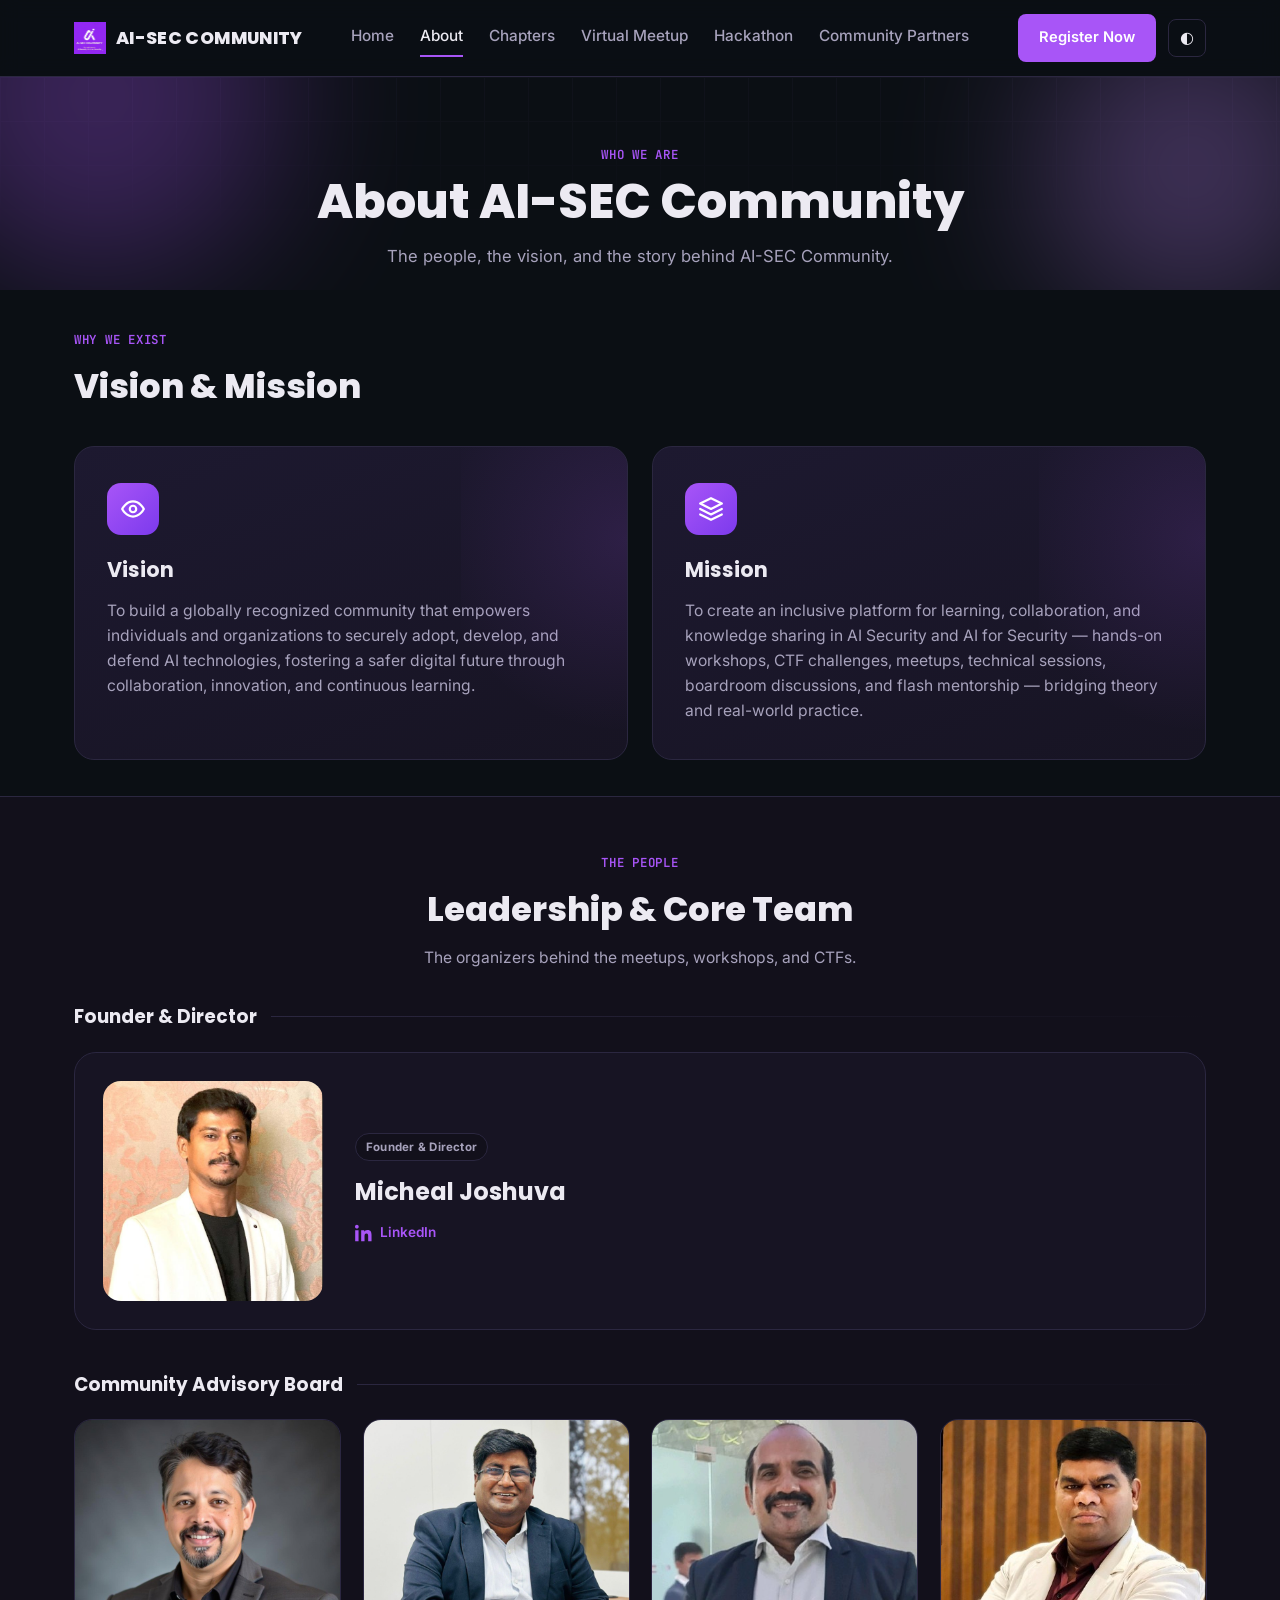
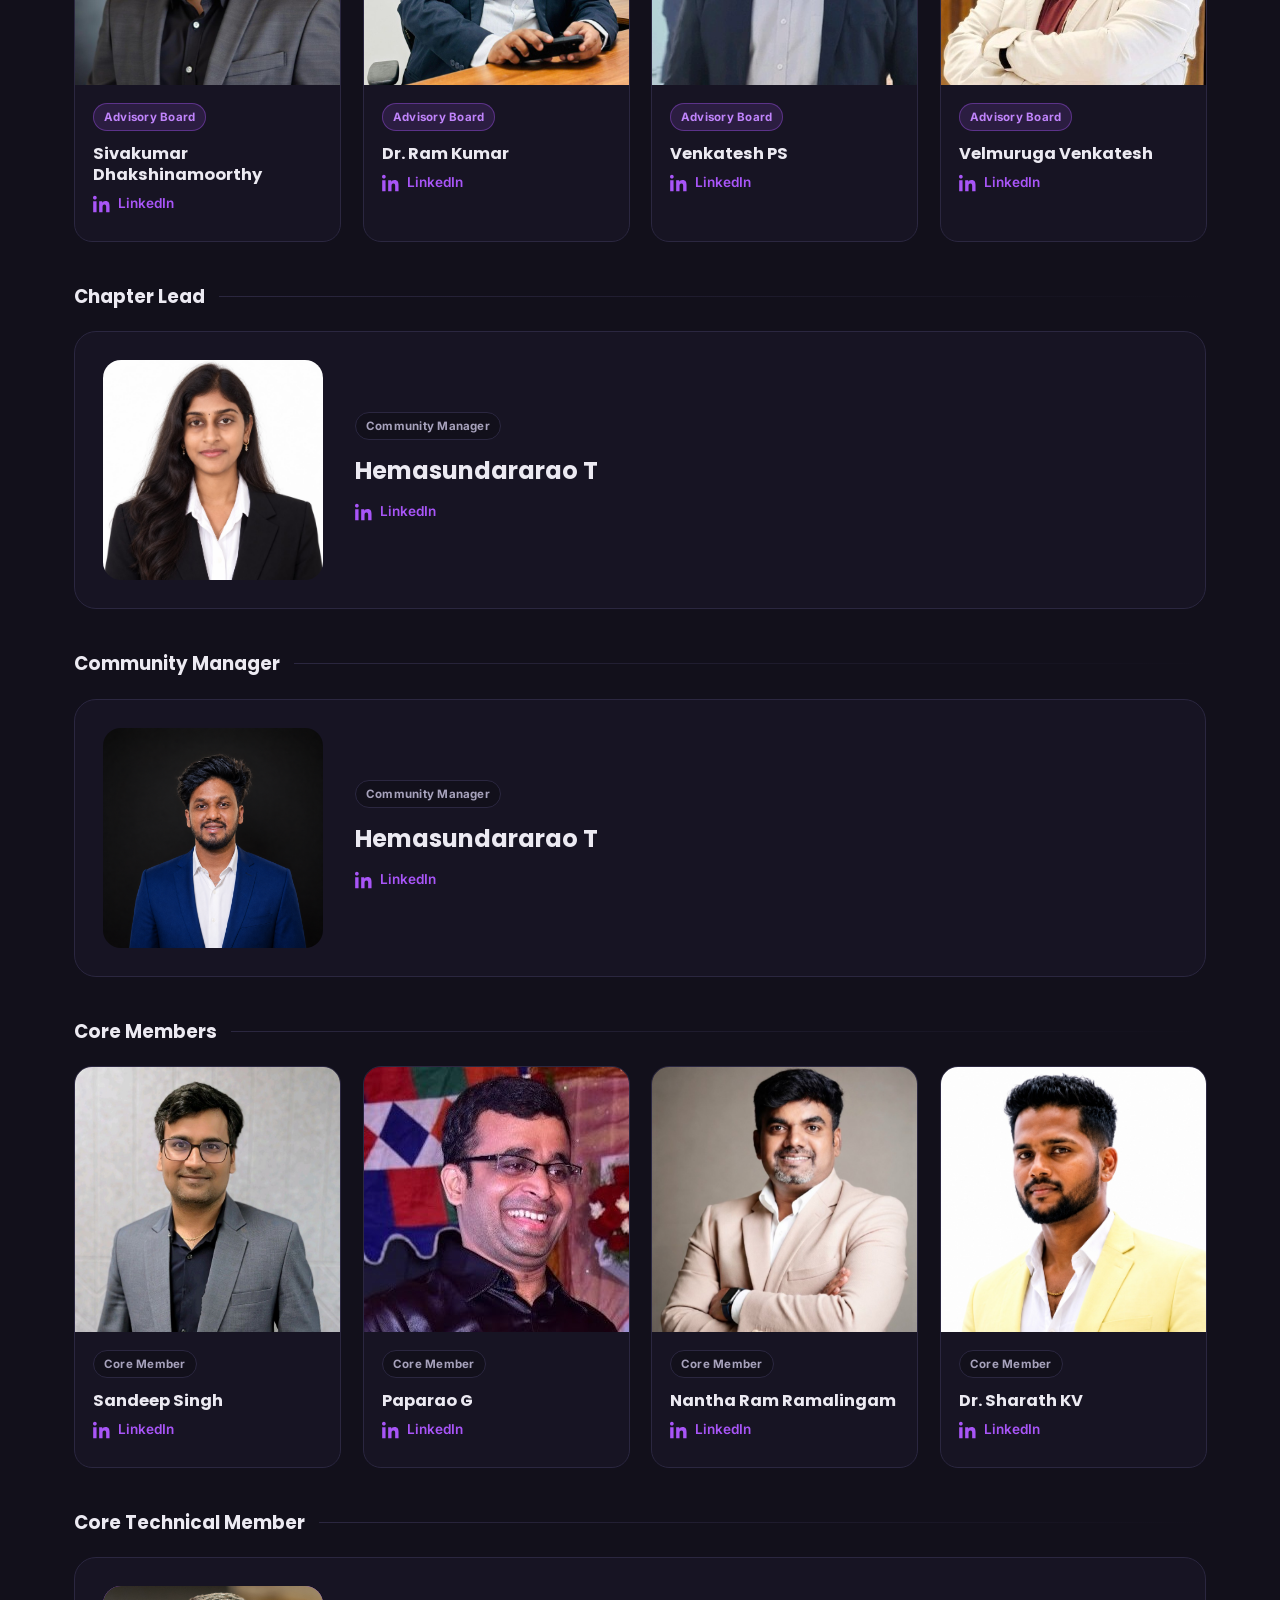
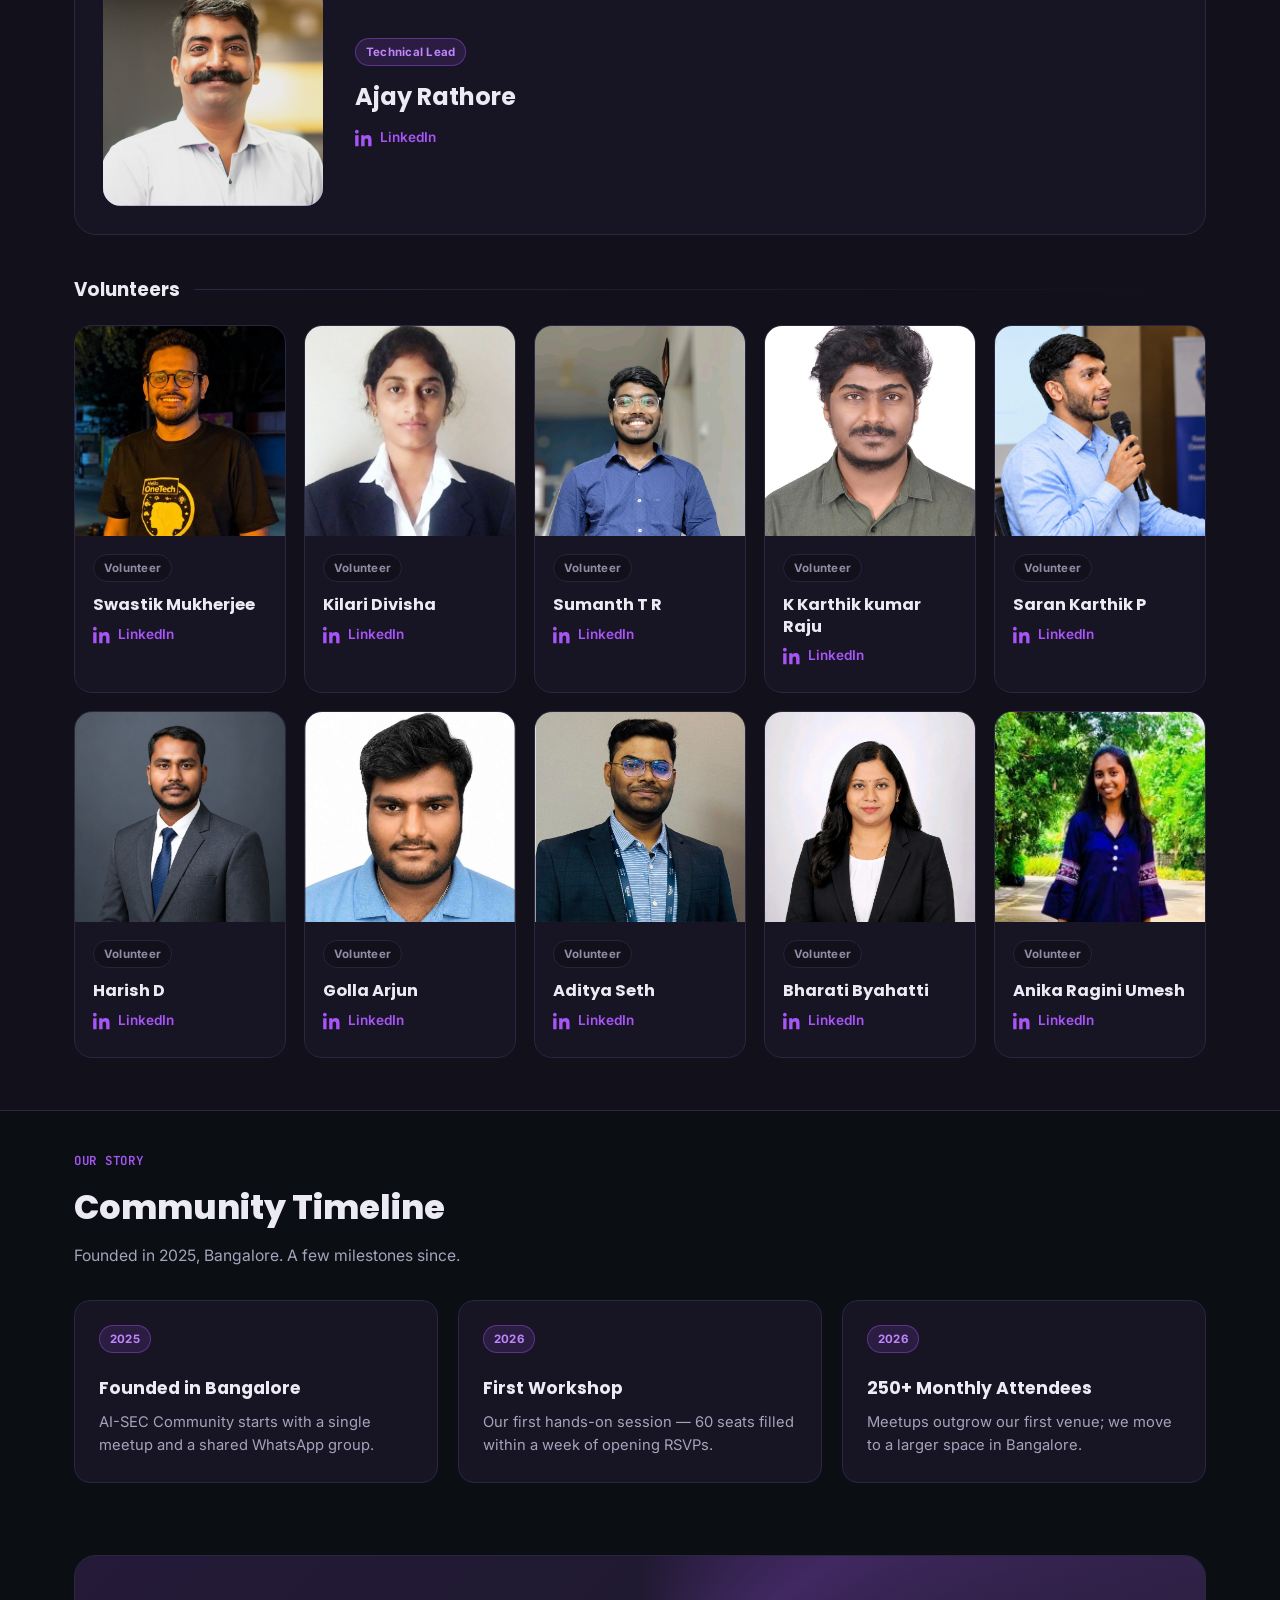
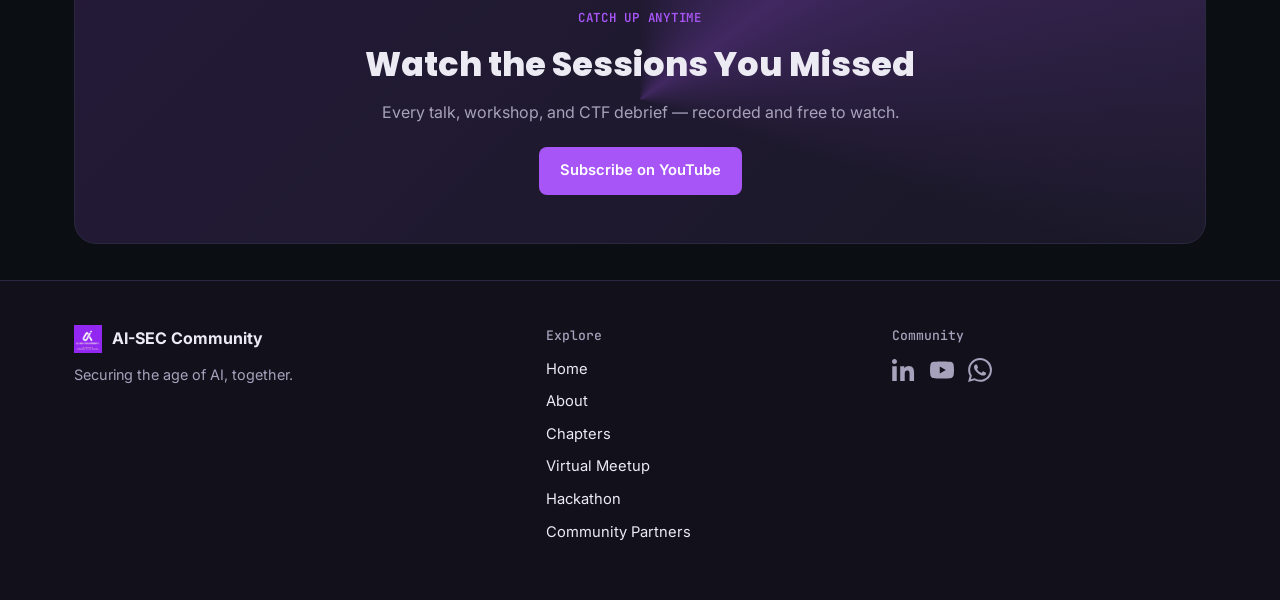
<file: AI-SEC-Community-main/about.html>
<!DOCTYPE html>
<html lang="en" data-theme="dark">
<head>
<meta charset="UTF-8" />
<meta name="viewport" content="width=device-width, initial-scale=1.0" />
<title>About & Team — AI-SEC Community | Vision, Leadership, and Story</title>
<meta name="description" content="Meet the people building AI-SEC Community — vision, mission, leadership, core team, and volunteers driving AI security education across India." />
<link rel="canonical" href="https://aisec.community/about.html" />

<meta property="og:type" content="website" />
<meta property="og:title" content="About & Team — AI-SEC Community" />
<meta property="og:description" content="Our vision, mission, and the people behind AI-SEC Community." />
<meta property="og:image" content="assets/images/logo.png" />
<meta property="og:url" content="https://aisec.community/about.html" />
<meta name="twitter:card" content="summary_large_image" />

<link rel="preconnect" href="https://fonts.googleapis.com" />
<link rel="preconnect" href="https://fonts.gstatic.com" crossorigin />
<link href="https://fonts.googleapis.com/css2?family=Poppins:wght@700;800&family=Inter:wght@400;500;600&family=JetBrains+Mono:wght@400;500&display=swap" rel="stylesheet" />

<style>
  :root{
    --bg:#0B0F14; --bg-tint:#12101B; --card:#171423; --card-2:#1D1930;
    --line:#2B2740; --text:#ECEAF2; --text-muted:#A7A2BC;
    --accent:#A855F7; --accent-dark:#7C3AED; --accent-2:#C084FC;
  }
  html[data-theme="light"]{
    --bg:#F8F6FB; --bg-tint:#F0ECF7; --card:#FFFFFF; --card-2:#FBF9FE;
    --line:#E3DCF0; --text:#1D1730; --text-muted:#675E80;
  }
  *{ box-sizing:border-box; }
  html{ scroll-behavior:smooth; }
  body{ margin:0; background:var(--bg); color:var(--text); font-family:'Inter',sans-serif; line-height:1.6; transition:background .3s ease, color .3s ease; }
  .container{ max-width:1180px; margin:0 auto; padding:0 24px; }
  h1,h2,h3,.navbar__wordmark{ font-family:'Poppins',sans-serif; }
  a{ color:inherit; }
  img{ max-width:100%; display:block; }

  section{ padding:52px 0; }
  section.tight{ padding:36px 0; }
  section.tint{ background:var(--bg-tint); border-top:1px solid var(--line); border-bottom:1px solid var(--line); }

  .section__header{ max-width:720px; margin:0 0 32px; }
  .section__header.center{ margin-left:auto; margin-right:auto; text-align:center; }
  .kicker{
    display:inline-block; color:var(--accent); font-family:'JetBrains Mono',monospace; font-weight:600; font-size:.78rem;
    letter-spacing:.06em; text-transform:uppercase; margin:0 0 10px;
  }
  .section__title{ font-size:clamp(1.5rem,3vw,2.1rem); font-weight:800; margin:0 0 8px; }
  .section__subtitle{ color:var(--text-muted); margin:0; font-size:.98rem; }

  /* ---------- reveal ---------- */
  .reveal{ opacity:0; transform:translateY(24px); transition:opacity .6s cubic-bezier(.16,.84,.44,1), transform .6s cubic-bezier(.16,.84,.44,1); }
  .reveal.is-visible{ opacity:1; transform:translateY(0); }
  .reveal-stagger.is-visible > *{ animation:riseIn .6s cubic-bezier(.16,.84,.44,1) both; }
  .reveal-stagger.is-visible > *:nth-child(1){ animation-delay:.02s; }
  .reveal-stagger.is-visible > *:nth-child(2){ animation-delay:.06s; }
  .reveal-stagger.is-visible > *:nth-child(3){ animation-delay:.10s; }
  .reveal-stagger.is-visible > *:nth-child(4){ animation-delay:.14s; }
  .reveal-stagger.is-visible > *:nth-child(5){ animation-delay:.18s; }
  .reveal-stagger.is-visible > *:nth-child(n+6){ animation-delay:.22s; }
  @keyframes riseIn{ from{ opacity:0; transform:translateY(20px) scale(.98); } to{ opacity:1; transform:translateY(0) scale(1); } }
  @media (prefers-reduced-motion: reduce){ .reveal,.reveal-stagger>*{ opacity:1!important; transform:none!important; animation:none!important; transition:none!important; } }

  /* ---------- navbar ---------- */
  .navbar{ position:sticky; top:0; z-index:50; background:rgba(11,15,20,.85); backdrop-filter:blur(10px); border-bottom:1px solid var(--line); }
  html[data-theme="light"] .navbar{ background:rgba(248,246,251,.85); }
  .navbar__inner{ display:flex; align-items:center; justify-content:space-between; gap:24px; padding:14px 24px; }
  .navbar__logo{ display:flex; align-items:center; gap:10px; text-decoration:none; }
  .navbar__wordmark{ font-weight:800; letter-spacing:.02em; font-size:1.1rem; white-space:nowrap; }
  .navbar__links{ display:flex; gap:26px; font-weight:500; font-size:.96rem; }
  .navbar__links a{ text-decoration:none; color:var(--text-muted); padding:6px 0; border-bottom:2px solid transparent; transition:color .2s ease, border-color .2s ease; }
  .navbar__links a:hover, .navbar__links a.is-active{ color:var(--text); border-color:var(--accent); }
  .navbar__actions{ display:flex; align-items:center; gap:12px; }
  .btn{ display:inline-flex; align-items:center; justify-content:center; gap:8px; padding:11px 20px; border-radius:8px; font-weight:600; font-size:.92rem; text-decoration:none; border:1px solid transparent; cursor:pointer; transition:background .2s ease, color .2s ease, border-color .2s ease, transform .15s ease, box-shadow .25s ease; }
  .btn:active{ transform:scale(.97); }
  .btn-primary{ background:var(--accent); color:#fff; }
  .btn-primary:hover{ background:var(--accent-dark); box-shadow:0 10px 26px -10px rgba(168,85,247,.65); transform:translateY(-2px); }
  .btn-outline{ border-color:var(--line); color:var(--text); background:transparent; }
  .btn-outline:hover{ border-color:var(--accent); color:var(--accent); transform:translateY(-2px); }
  .theme-toggle{ background:none; border:1px solid var(--line); color:var(--text); width:38px; height:38px; border-radius:8px; cursor:pointer; font-size:1rem; display:flex; align-items:center; justify-content:center; transition:border-color .2s ease, transform .3s ease; }
  .theme-toggle:hover{ border-color:var(--accent); transform:rotate(20deg); }
  .navbar__toggle{ display:none; flex-direction:column; gap:4px; background:none; border:none; cursor:pointer; padding:6px; }
  .navbar__toggle span{ width:20px; height:2px; background:var(--text); display:block; }
  @media (max-width:900px){ .navbar__links{ display:none; } .navbar__toggle{ display:flex; } .navbar__cta{ display:none; } }

  /* ---------- hero ---------- */
  .hero{ position:relative; overflow:hidden; padding:64px 0 12px; text-align:center; }
  .hero__grid{ position:absolute; inset:0; z-index:0; background-image:linear-gradient(to right, var(--line) 1px, transparent 1px), linear-gradient(to bottom, var(--line) 1px, transparent 1px); background-size:44px 44px; -webkit-mask-image:linear-gradient(to bottom, rgba(0,0,0,.5), transparent 80%); mask-image:linear-gradient(to bottom, rgba(0,0,0,.5), transparent 80%); opacity:.35; pointer-events:none; }
  .hero__glow{ position:absolute; inset:0; z-index:0; pointer-events:none; }
  .hero__glow span{ position:absolute; border-radius:50%; filter:blur(80px); opacity:.30; animation:floatBlob 14s ease-in-out infinite; }
  .hero__glow span:nth-child(1){ width:360px; height:360px; background:var(--accent); top:-160px; left:-80px; }
  .hero__glow span:nth-child(2){ width:300px; height:300px; background:var(--accent-2); top:-60px; right:-60px; animation-delay:-6s; }
  html[data-theme="light"] .hero__glow span{ opacity:.18; }
  @keyframes floatBlob{ 0%,100%{ transform:translate(0,0) scale(1); } 50%{ transform:translate(20px,25px) scale(1.08); } }
  .hero__inner{ position:relative; z-index:1; max-width:760px; margin:0 auto; animation:fadeInUp .6s cubic-bezier(.16,.84,.44,1) both; }
  @keyframes fadeInUp{ from{ opacity:0; transform:translateY(16px); } to{ opacity:1; transform:translateY(0); } }
  h1.page-title{ font-weight:800; font-size:clamp(2rem,4.6vw,3rem); line-height:1.14; margin:0 0 14px; }
  .hero p.lead{ color:var(--text-muted); font-size:1.04rem; margin:0 0 8px; }

  /* ---------- vision / mission ---------- */
  .grid-2{ display:grid; grid-template-columns:1fr 1fr; gap:24px; }
  .feature-card{
    position:relative; overflow:hidden;
    background:linear-gradient(160deg, var(--card-2), var(--card));
    border:1px solid var(--line); border-radius:20px; padding:36px 32px;
    transition:transform .4s cubic-bezier(.16,.84,.44,1), border-color .35s ease, box-shadow .4s ease;
  }
  .feature-card::before{
    content:''; position:absolute; top:-40%; right:-30%; width:60%; height:140%;
    background:radial-gradient(circle, rgba(168,85,247,.14), transparent 70%);
    pointer-events:none; transition:opacity .4s ease;
  }
  .feature-card:hover{ transform:translateY(-6px); border-color:rgba(168,85,247,.5); box-shadow:0 24px 48px -28px rgba(168,85,247,.5); }
  .feature-card__icon{
    width:52px; height:52px; border-radius:14px; margin-bottom:18px;
    background:linear-gradient(135deg, var(--accent), var(--accent-dark));
    display:flex; align-items:center; justify-content:center; color:#fff;
  }
  .feature-card__icon svg{ width:26px; height:26px; }
  .feature-card h3{ font-size:1.3rem; margin:0 0 12px; }
  .feature-card p{ color:var(--text-muted); margin:0; font-size:.98rem; }
  @media (max-width:760px){ .grid-2{ grid-template-columns:1fr; } }

  /* ---------- team groups ---------- */
  .team-group{ margin-bottom:40px; }
  .team-group:last-child{ margin-bottom:0; }
  .team-group__header{ display:flex; align-items:center; gap:14px; margin-bottom:20px; }
  .team-group__title{ font-size:1.15rem; font-weight:700; margin:0; white-space:nowrap; }
  .team-group__rule{ flex:1; height:1px; background:linear-gradient(90deg, var(--line), transparent); }

  /* ---- solo spotlight card (founder / manager / technical lead) ---- */
  .spotlight-card{
    position:relative; overflow:hidden;
    display:grid; grid-template-columns:220px 1fr; gap:32px; align-items:center;
    background:var(--card); border:1px solid var(--line); border-radius:22px; padding:28px;
    transform-style:preserve-3d; will-change:transform;
    transition:transform .5s cubic-bezier(.16,.84,.44,1), box-shadow .5s cubic-bezier(.16,.84,.44,1), border-color .4s ease;
  }
  .spotlight-card::before{
    content:''; position:absolute; inset:0; border-radius:22px; padding:1px;
    background:conic-gradient(from 0deg, transparent 0%, var(--accent-2) 15%, transparent 30%);
    -webkit-mask:linear-gradient(#fff 0 0) content-box, linear-gradient(#fff 0 0);
    -webkit-mask-composite:xor; mask-composite:exclude;
    opacity:0; transition:opacity .5s ease; animation:borderSpin 4s linear infinite paused; pointer-events:none;
  }
  .spotlight-card:hover{ border-color:transparent; box-shadow:0 28px 56px -28px rgba(168,85,247,.5); }
  .spotlight-card:hover::before{ opacity:1; animation-play-state:running; }
  @keyframes borderSpin{ to{ background-position:0 0; transform:rotate(360deg); } }

  .spotlight-card__photo{
    position:relative; z-index:1; width:100%; aspect-ratio:1/1; border-radius:18px; overflow:hidden;
    background:linear-gradient(135deg, var(--accent), var(--accent-dark));
    transition:transform .5s cubic-bezier(.34,1.56,.64,1);
  }
  .spotlight-card:hover .spotlight-card__photo{ transform:translateZ(24px) scale(1.03); }
  .spotlight-card__photo img{ width:100%; height:100%; object-fit:cover; }
  .spotlight-card__initials{
    position:absolute; inset:0; display:flex; align-items:center; justify-content:center;
    font-family:'Poppins',sans-serif; font-weight:800; font-size:3rem; color:#fff; opacity:0; pointer-events:none;
  }
  .spotlight-card__body{ position:relative; z-index:1; transform:translateZ(12px); }
  .spotlight-card__body h3{ font-size:1.5rem; margin:0 0 10px; }

  /* ---- grid team card ---- */
  .team-grid{ display:grid; grid-template-columns:repeat(auto-fit, minmax(220px, 1fr)); gap:22px; }
  .team-grid.cols-tight{ grid-template-columns:repeat(auto-fit, minmax(180px, 1fr)); gap:18px; }

  .team-card{
    position:relative; overflow:hidden;
    background:var(--card); border:1px solid var(--line); border-radius:18px;
    transform-style:preserve-3d; will-change:transform;
    transition:transform .5s cubic-bezier(.16,.84,.44,1), box-shadow .5s cubic-bezier(.16,.84,.44,1), border-color .4s ease;
  }
  .team-card::before{
    content:''; position:absolute; inset:0; border-radius:18px; padding:1px;
    background:conic-gradient(from 0deg, transparent 0%, var(--accent-2) 15%, transparent 30%);
    -webkit-mask:linear-gradient(#fff 0 0) content-box, linear-gradient(#fff 0 0);
    -webkit-mask-composite:xor; mask-composite:exclude;
    opacity:0; transition:opacity .5s ease; animation:borderSpin 4s linear infinite paused; pointer-events:none; z-index:2;
  }
  .team-card:hover{ border-color:transparent; box-shadow:0 22px 44px -26px rgba(168,85,247,.45); }
  .team-card:hover::before{ opacity:1; animation-play-state:running; }

  .team-card__photo{
    position:relative; width:100%; aspect-ratio:1/1; overflow:hidden;
    background:linear-gradient(135deg, var(--accent), var(--accent-dark));
  }
  .team-card__photo img{ width:100%; height:100%; object-fit:cover; transition:transform .5s ease; }
  .team-card:hover .team-card__photo img{ transform:scale(1.06); }
  .team-card__initials{
    position:absolute; inset:0; display:flex; align-items:center; justify-content:center;
    font-family:'Poppins',sans-serif; font-weight:800; font-size:2.2rem; color:#fff; opacity:0; pointer-events:none;
  }
  .team-card__body{ position:relative; z-index:1; padding:18px 18px 20px; transform:translateZ(10px); }
  .team-card__body h3{ font-size:1.02rem; margin:0 0 8px; line-height:1.3; }
  .team-card:hover .team-card__body h3{ color:var(--accent); }

  .badge{
    display:inline-block; font-size:.72rem; font-weight:700; letter-spacing:.02em;
    padding:4px 10px; border-radius:999px; background:var(--bg-tint); border:1px solid var(--line); color:var(--text-muted);
    margin-bottom:12px;
  }
  .badge--accent{ background:rgba(168,85,247,.14); border-color:rgba(168,85,247,.4); color:var(--accent-2); }
  .badge--muted{ opacity:.85; }

  .icon-link{
    display:inline-flex; align-items:center; gap:7px; font-size:.85rem; font-weight:600; text-decoration:none; color:var(--accent);
    position:relative;
  }
  .icon-link::after{ content:''; position:absolute; left:0; bottom:-2px; width:0; height:1.5px; background:var(--accent); transition:width .35s cubic-bezier(.16,.84,.44,1); }
  .icon-link:hover::after{ width:100%; }
  .icon-link svg{ width:18px; height:18px; flex-shrink:0; }

  @media (max-width:640px){
    .spotlight-card{ grid-template-columns:1fr; text-align:center; }
    .spotlight-card__photo{ max-width:180px; margin:0 auto; }
  }

  /* ---------- timeline ---------- */
  .grid-3{ display:grid; grid-template-columns:repeat(3, 1fr); gap:20px; }
  .timeline-card{
    background:var(--card); border:1px solid var(--line); border-radius:16px; padding:24px;
    transition:transform .35s cubic-bezier(.2,.8,.2,1), border-color .3s ease;
  }
  .timeline-card:hover{ transform:translateY(-4px); border-color:var(--accent); }
  .timeline-card h3{ font-size:1.08rem; margin:10px 0 8px; }
  .timeline-card p{ color:var(--text-muted); margin:0; font-size:.92rem; }
  @media (max-width:820px){ .grid-3{ grid-template-columns:1fr; } }

  /* ---------- cta band ---------- */
  .cta-band{
    position:relative; overflow:hidden; text-align:center; border-radius:22px; padding:48px 32px;
    background:linear-gradient(135deg, rgba(168,85,247,.16), rgba(192,132,252,.08)); border:1px solid var(--line);
  }
  .cta-band::before{ content:''; position:absolute; inset:-40%; background:conic-gradient(from 0deg, transparent, rgba(168,85,247,.25), transparent 30%); animation:spinGlow 10s linear infinite; pointer-events:none; }
  @keyframes spinGlow{ to{ transform:rotate(360deg); } }
  .cta-band > *{ position:relative; z-index:1; }
  .cta-band p{ color:var(--text-muted); margin:8px 0 22px; }

  /* ---------- footer ---------- */
  .site-footer{ border-top:1px solid var(--line); background:var(--bg-tint); padding:44px 0 24px; }
  .footer__grid{ display:grid; grid-template-columns:1.4fr 1fr 1fr; gap:32px; margin-bottom:32px; }
  .footer__logo{ display:flex; align-items:center; gap:10px; text-decoration:none; font-weight:700; margin-bottom:10px; }
  .footer__tagline{ color:var(--text-muted); font-size:.9rem; margin:0; }
  .footer__heading{ font-size:.82rem; font-family:'JetBrains Mono',monospace; color:var(--text-muted); margin:0 0 12px; font-weight:500; }
  .footer__links{ display:flex; flex-direction:column; gap:9px; }
  .footer__links a{ text-decoration:none; color:var(--text); font-size:.92rem; }
  .footer__links a:hover{ color:var(--accent); }
  .footer__social{ display:flex; gap:14px; }
  .footer__social a{ color:var(--text-muted); transition:color .2s ease, transform .2s ease; }
  .footer__social a:hover{ color:var(--accent); transform:translateY(-2px); }
  .footer__bottom{ border-top:1px solid var(--line); padding-top:18px; display:flex; justify-content:space-between; flex-wrap:wrap; gap:8px; color:var(--text-muted); font-size:.82rem; }
  .footer__bottom a{ color:var(--text-muted); text-decoration:underline; }
  @media (max-width:700px){ .footer__grid{ grid-template-columns:1fr; } .footer__bottom{ flex-direction:column; } }

  @media (prefers-reduced-motion: reduce){
    .spotlight-card, .team-card, .spotlight-card::before, .team-card::before, .spotlight-card__photo, .team-card__photo img{
      animation:none!important; transition:none!important; transform:none!important;
    }
  }
</style>
</head>
<body>

  <header class="navbar">
    <div class="container navbar__inner">
      <a href="index.html" class="navbar__logo">
        <img src="assets/images/logo.png" alt="AI-SEC Community logo" width="32" height="32" />
        <span class="navbar__wordmark">AI-SEC COMMUNITY</span>
      </a>
      <nav class="navbar__links" id="primary-nav" aria-label="Primary">
        <a href="index.html">Home</a>
        <a href="about.html" class="is-active" aria-current="page">About</a>
        <a href="Chapters.html">Chapters</a>
        <a href="Virtual Meetups.html">Virtual Meetup</a>
        <a href="Hackathon.html">Hackathon</a>
        <a href="Community Partners.html">Community Partners</a>
      </nav>
      <div class="navbar__actions">
        <a href="https://luma.com/b2uauwct" class="btn btn-primary navbar__cta">Register Now</a>
        <button type="button" class="theme-toggle" data-theme-toggle aria-label="Switch between dark and light mode" aria-pressed="false">
          <span aria-hidden="true">&#9680;</span>
        </button>
        <button type="button" class="navbar__toggle" data-nav-toggle aria-label="Toggle navigation menu" aria-expanded="false" aria-controls="primary-nav">
          <span></span><span></span><span></span>
        </button>
      </div>
    </div>
  </header>

  <main>

    <!-- HERO -->
    <section class="hero">
      <div class="hero__grid" aria-hidden="true"></div>
      <div class="hero__glow" aria-hidden="true"><span></span><span></span></div>
      <div class="container hero__inner">
        <span class="kicker">Who we are</span>
        <h1 class="page-title">About AI-SEC Community</h1>
        <p class="lead">The people, the vision, and the story behind AI-SEC Community.</p>
      </div>
    </section>

    <!-- VISION & MISSION -->
    <section class="tight">
      <div class="container">
        <div class="section__header reveal">
          <span class="kicker">Why we exist</span>
          <h2 class="section__title">Vision & Mission</h2>
        </div>

        <div class="grid-2 reveal-stagger">
          <article class="feature-card">
            <div class="feature-card__icon">
              <svg viewBox="0 0 24 24" fill="none" stroke="currentColor" stroke-width="2" stroke-linecap="round" stroke-linejoin="round"><path d="M2 12s3.5-7 10-7 10 7 10 7-3.5 7-10 7-10-7-10-7Z"/><circle cx="12" cy="12" r="3"/></svg>
            </div>
            <h3>Vision</h3>
            <p>To build a globally recognized community that empowers individuals and organizations to securely adopt, develop, and defend AI technologies, fostering a safer digital future through collaboration, innovation, and continuous learning.</p>
          </article>

          <article class="feature-card">
            <div class="feature-card__icon">
              <svg viewBox="0 0 24 24" fill="none" stroke="currentColor" stroke-width="2" stroke-linecap="round" stroke-linejoin="round"><path d="M12 2 2 7l10 5 10-5-10-5Z"/><path d="M2 17l10 5 10-5"/><path d="M2 12l10 5 10-5"/></svg>
            </div>
            <h3>Mission</h3>
            <p>To create an inclusive platform for learning, collaboration, and knowledge sharing in AI Security and AI for Security — hands-on workshops, CTF challenges, meetups, technical sessions, boardroom discussions, and flash mentorship — bridging theory and real-world practice.</p>
          </article>
        </div>
      </div>
    </section>

    <!-- TEAM -->
    <section class="tint">
      <div class="container">
        <div class="section__header center reveal">
          <span class="kicker">The people</span>
          <h2 class="section__title">Leadership & Core Team</h2>
          <p class="section__subtitle">The organizers behind the meetups, workshops, and CTFs.</p>
        </div>

        <!-- Founder -->
        <div class="team-group reveal">
          <div class="team-group__header">
            <h3 class="team-group__title">Founder & Director</h3>
            <div class="team-group__rule"></div>
          </div>
          <div class="spotlight-card" data-tilt>
            <div class="spotlight-card__photo">
              <img src="Images/Founder.png" alt="Micheal Joshuva" onerror="this.style.display='none'; this.parentElement.querySelector('.spotlight-card__initials').style.opacity=1;">
              <span class="spotlight-card__initials">MJ</span>
            </div>
            <div class="spotlight-card__body">
              <span class="badge">Founder & Director</span>
              <h3>Micheal Joshuva</h3>
              <a href="https://www.linkedin.com/in/micheal-joshuva/" target="_blank" rel="noopener" class="icon-link">
                <svg viewBox="0 0 24 24" fill="currentColor" aria-hidden="true"><path d="M4.98 3.5C4.98 4.881 3.87 6 2.5 6S0 4.881 0 3.5 1.12 1 2.5 1s2.48 1.119 2.48 2.5zM.24 8.25h4.5V23H.24V8.25zM8.02 8.25h4.31v2.01h.06c.6-1.14 2.07-2.34 4.26-2.34 4.56 0 5.4 3 5.4 6.9V23h-4.5v-6.75c0-1.61-.03-3.68-2.24-3.68-2.25 0-2.59 1.75-2.59 3.56V23h-4.5V8.25z"/></svg>
                LinkedIn
              </a>
            </div>
          </div>
        </div>

        <!-- Advisory Board -->
        <div class="team-group reveal">
          <div class="team-group__header">
            <h3 class="team-group__title">Community Advisory Board</h3>
            <div class="team-group__rule"></div>
          </div>
          <div class="team-grid reveal-stagger">
            <article class="team-card" data-tilt>
              <div class="team-card__photo">
                <img src="Images/CAB 3.jpg" alt="Sivakumar Dhakshinamoorthy" onerror="this.style.display='none'; this.parentElement.querySelector('.team-card__initials').style.opacity=1;">
                <span class="team-card__initials">SD</span>
              </div>
              <div class="team-card__body">
                <span class="badge badge--accent">Advisory Board</span>
                <h3>Sivakumar Dhakshinamoorthy</h3>
                <a href="https://www.linkedin.com/in/dshivaa/" target="_blank" rel="noopener" class="icon-link">
                  <svg viewBox="0 0 24 24" fill="currentColor" aria-hidden="true"><path d="M4.98 3.5C4.98 4.881 3.87 6 2.5 6S0 4.881 0 3.5 1.12 1 2.5 1s2.48 1.119 2.48 2.5zM.24 8.25h4.5V23H.24V8.25zM8.02 8.25h4.31v2.01h.06c.6-1.14 2.07-2.34 4.26-2.34 4.56 0 5.4 3 5.4 6.9V23h-4.5v-6.75c0-1.61-.03-3.68-2.24-3.68-2.25 0-2.59 1.75-2.59 3.56V23h-4.5V8.25z"/></svg>
                  LinkedIn
                </a>
              </div>
            </article>

            <article class="team-card" data-tilt>
              <div class="team-card__photo">
                <img src="Images/CAB 2.jpg" alt="Dr. Ram Kumar" onerror="this.style.display='none'; this.parentElement.querySelector('.team-card__initials').style.opacity=1;">
                <span class="team-card__initials">RK</span>
              </div>
              <div class="team-card__body">
                <span class="badge badge--accent">Advisory Board</span>
                <h3>Dr. Ram Kumar</h3>
                <a href="https://www.linkedin.com/in/gramkumar/" target="_blank" rel="noopener" class="icon-link">
                  <svg viewBox="0 0 24 24" fill="currentColor" aria-hidden="true"><path d="M4.98 3.5C4.98 4.881 3.87 6 2.5 6S0 4.881 0 3.5 1.12 1 2.5 1s2.48 1.119 2.48 2.5zM.24 8.25h4.5V23H.24V8.25zM8.02 8.25h4.31v2.01h.06c.6-1.14 2.07-2.34 4.26-2.34 4.56 0 5.4 3 5.4 6.9V23h-4.5v-6.75c0-1.61-.03-3.68-2.24-3.68-2.25 0-2.59 1.75-2.59 3.56V23h-4.5V8.25z"/></svg>
                  LinkedIn
                </a>
              </div>
            </article>

            <article class="team-card" data-tilt>
              <div class="team-card__photo">
                <img src="Images/CAB 1.jpg" alt="Venkatesh PS" onerror="this.style.display='none'; this.parentElement.querySelector('.team-card__initials').style.opacity=1;">
                <span class="team-card__initials">VP</span>
              </div>
              <div class="team-card__body">
                <span class="badge badge--accent">Advisory Board</span>
                <h3>Venkatesh PS</h3>
                <a href="https://www.linkedin.com/in/venkatesh-ps-54962720/" target="_blank" rel="noopener" class="icon-link">
                  <svg viewBox="0 0 24 24" fill="currentColor" aria-hidden="true"><path d="M4.98 3.5C4.98 4.881 3.87 6 2.5 6S0 4.881 0 3.5 1.12 1 2.5 1s2.48 1.119 2.48 2.5zM.24 8.25h4.5V23H.24V8.25zM8.02 8.25h4.31v2.01h.06c.6-1.14 2.07-2.34 4.26-2.34 4.56 0 5.4 3 5.4 6.9V23h-4.5v-6.75c0-1.61-.03-3.68-2.24-3.68-2.25 0-2.59 1.75-2.59 3.56V23h-4.5V8.25z"/></svg>
                  LinkedIn
                </a>
              </div>
            </article>

            <article class="team-card" data-tilt>
              <div class="team-card__photo">
                <img src="Images/AB 4.jpg" alt="Velmuruga Venkatesh" onerror="this.style.display='none'; this.parentElement.querySelector('.team-card__initials').style.opacity=1;">
                <span class="team-card__initials">VV</span>
              </div>
              <div class="team-card__body">
                <span class="badge badge--accent">Advisory Board</span>
                <h3>Velmuruga Venkatesh</h3>
                <a href="https://www.linkedin.com/in/velmuruga-venkatesh-mbl-smp-crisc-cdpse-dcdpo-ccio-a01ba81b/" target="_blank" rel="noopener" class="icon-link">
                  <svg viewBox="0 0 24 24" fill="currentColor" aria-hidden="true"><path d="M4.98 3.5C4.98 4.881 3.87 6 2.5 6S0 4.881 0 3.5 1.12 1 2.5 1s2.48 1.119 2.48 2.5zM.24 8.25h4.5V23H.24V8.25zM8.02 8.25h4.31v2.01h.06c.6-1.14 2.07-2.34 4.26-2.34 4.56 0 5.4 3 5.4 6.9V23h-4.5v-6.75c0-1.61-.03-3.68-2.24-3.68-2.25 0-2.59 1.75-2.59 3.56V23h-4.5V8.25z"/></svg>
                  LinkedIn
                </a>
              </div>
            </article>
          </div>
        </div>

        <!-- Chapter Lead -->
        <div class="team-group reveal">
          <div class="team-group__header">
            <h3 class="team-group__title">Chapter Lead</h3>
            <div class="team-group__rule"></div>
          </div>
          <div class="spotlight-card" data-tilt>
            <div class="spotlight-card__photo">
              <img src="Images/Chapters/Divisha Kilari.jpeg" alt="Hemasundararao T" onerror="this.style.display='none'; this.parentElement.querySelector('.spotlight-card__initials').style.opacity=1;">
              <span class="spotlight-card__initials">HT</span>
            </div>
            <div class="spotlight-card__body">
              <span class="badge">Community Manager</span>
              <h3>Hemasundararao T</h3>
              <a href="https://www.linkedin.com/in/kilari-divisha-80a82a142/" target="_blank" rel="noopener" class="icon-link">
                <svg viewBox="0 0 24 24" fill="currentColor" aria-hidden="true"><path d="M4.98 3.5C4.98 4.881 3.87 6 2.5 6S0 4.881 0 3.5 1.12 1 2.5 1s2.48 1.119 2.48 2.5zM.24 8.25h4.5V23H.24V8.25zM8.02 8.25h4.31v2.01h.06c.6-1.14 2.07-2.34 4.26-2.34 4.56 0 5.4 3 5.4 6.9V23h-4.5v-6.75c0-1.61-.03-3.68-2.24-3.68-2.25 0-2.59 1.75-2.59 3.56V23h-4.5V8.25z"/></svg>
                LinkedIn
              </a>
            </div>
            
            
          </div>
        </div>
        <!-- Chapter Lead -->
        <div class="team-group reveal">
          <div class="team-group__header">
            <h3 class="team-group__title">Community Manager</h3>
            <div class="team-group__rule"></div>
          </div>
          <div class="spotlight-card" data-tilt>
            <div class="spotlight-card__photo">
              <img src="Images/hema.png" alt="Hemasundararao T" onerror="this.style.display='none'; this.parentElement.querySelector('.spotlight-card__initials').style.opacity=1;">
              <span class="spotlight-card__initials">HT</span>
            </div>
            <div class="spotlight-card__body">
              <span class="badge">Community Manager</span>
              <h3>Hemasundararao T</h3>
              <a href="https://www.linkedin.com/in/teppalahemasundararao/" target="_blank" rel="noopener" class="icon-link">
                <svg viewBox="0 0 24 24" fill="currentColor" aria-hidden="true"><path d="M4.98 3.5C4.98 4.881 3.87 6 2.5 6S0 4.881 0 3.5 1.12 1 2.5 1s2.48 1.119 2.48 2.5zM.24 8.25h4.5V23H.24V8.25zM8.02 8.25h4.31v2.01h.06c.6-1.14 2.07-2.34 4.26-2.34 4.56 0 5.4 3 5.4 6.9V23h-4.5v-6.75c0-1.61-.03-3.68-2.24-3.68-2.25 0-2.59 1.75-2.59 3.56V23h-4.5V8.25z"/></svg>
                LinkedIn
              </a>
            </div>
            
            
          </div>
        </div>

        <!-- Core Members -->
        <div class="team-group reveal">
          <div class="team-group__header">
            <h3 class="team-group__title">Core Members</h3>
            <div class="team-group__rule"></div>
          </div>
          <div class="team-grid reveal-stagger">
            <article class="team-card" data-tilt>
              <div class="team-card__photo">
                <img src="Images/CM 3.jpg" alt="Sandeep Singh" onerror="this.style.display='none'; this.parentElement.querySelector('.team-card__initials').style.opacity=1;">
                <span class="team-card__initials">SS</span>
              </div>
              <div class="team-card__body">
                <span class="badge">Core Member</span>
                <h3>Sandeep Singh</h3>
                <a href="https://www.linkedin.com/in/sandeep-singh-cissp-ccsp-75101120/" target="_blank" rel="noopener" class="icon-link">
                  <svg viewBox="0 0 24 24" fill="currentColor" aria-hidden="true"><path d="M4.98 3.5C4.98 4.881 3.87 6 2.5 6S0 4.881 0 3.5 1.12 1 2.5 1s2.48 1.119 2.48 2.5zM.24 8.25h4.5V23H.24V8.25zM8.02 8.25h4.31v2.01h.06c.6-1.14 2.07-2.34 4.26-2.34 4.56 0 5.4 3 5.4 6.9V23h-4.5v-6.75c0-1.61-.03-3.68-2.24-3.68-2.25 0-2.59 1.75-2.59 3.56V23h-4.5V8.25z"/></svg>
                  LinkedIn
                </a>
              </div>
            </article>

            <article class="team-card" data-tilt>
              <div class="team-card__photo">
                <img src="Images/CM 1.jpg" alt="Paparao G" onerror="this.style.display='none'; this.parentElement.querySelector('.team-card__initials').style.opacity=1;">
                <span class="team-card__initials">PG</span>
              </div>
              <div class="team-card__body">
                <span class="badge">Core Member</span>
                <h3>Paparao G</h3>
                <a href="https://www.linkedin.com/in/meetatlinkedlin/" target="_blank" rel="noopener" class="icon-link">
                  <svg viewBox="0 0 24 24" fill="currentColor" aria-hidden="true"><path d="M4.98 3.5C4.98 4.881 3.87 6 2.5 6S0 4.881 0 3.5 1.12 1 2.5 1s2.48 1.119 2.48 2.5zM.24 8.25h4.5V23H.24V8.25zM8.02 8.25h4.31v2.01h.06c.6-1.14 2.07-2.34 4.26-2.34 4.56 0 5.4 3 5.4 6.9V23h-4.5v-6.75c0-1.61-.03-3.68-2.24-3.68-2.25 0-2.59 1.75-2.59 3.56V23h-4.5V8.25z"/></svg>
                  LinkedIn
                </a>
              </div>
            </article>

            <article class="team-card" data-tilt>
              <div class="team-card__photo">
                <img src="Images/CM 4.png" alt="Nantha Ram Ramalingam" onerror="this.style.display='none'; this.parentElement.querySelector('.team-card__initials').style.opacity=1;">
                <span class="team-card__initials">NR</span>
              </div>
              <div class="team-card__body">
                <span class="badge">Core Member</span>
                <h3>Nantha Ram Ramalingam</h3>
                <a href="https://www.linkedin.com/in/nantharam/" target="_blank" rel="noopener" class="icon-link">
                  <svg viewBox="0 0 24 24" fill="currentColor" aria-hidden="true"><path d="M4.98 3.5C4.98 4.881 3.87 6 2.5 6S0 4.881 0 3.5 1.12 1 2.5 1s2.48 1.119 2.48 2.5zM.24 8.25h4.5V23H.24V8.25zM8.02 8.25h4.31v2.01h.06c.6-1.14 2.07-2.34 4.26-2.34 4.56 0 5.4 3 5.4 6.9V23h-4.5v-6.75c0-1.61-.03-3.68-2.24-3.68-2.25 0-2.59 1.75-2.59 3.56V23h-4.5V8.25z"/></svg>
                  LinkedIn
                </a>
              </div>
            </article>

            <article class="team-card" data-tilt>
              <div class="team-card__photo">
                <img src="Images/Volunteers/sharath null.jpeg" alt="Dr. Sharath KV" onerror="this.style.display='none'; this.parentElement.querySelector('.team-card__initials').style.opacity=1;">
                <span class="team-card__initials">SK</span>
              </div>
              <div class="team-card__body">
                <span class="badge">Core Member</span>
                <h3>Dr. Sharath KV</h3>
                <a href="https://www.linkedin.com/in/dr-sharath-kv-m-e-ph-d-cism-a41a03a7/" target="_blank" rel="noopener" class="icon-link">
                  <svg viewBox="0 0 24 24" fill="currentColor" aria-hidden="true"><path d="M4.98 3.5C4.98 4.881 3.87 6 2.5 6S0 4.881 0 3.5 1.12 1 2.5 1s2.48 1.119 2.48 2.5zM.24 8.25h4.5V23H.24V8.25zM8.02 8.25h4.31v2.01h.06c.6-1.14 2.07-2.34 4.26-2.34 4.56 0 5.4 3 5.4 6.9V23h-4.5v-6.75c0-1.61-.03-3.68-2.24-3.68-2.25 0-2.59 1.75-2.59 3.56V23h-4.5V8.25z"/></svg>
                  LinkedIn
                </a>
              </div>
            </article>
          </div>
        </div>

        <!-- Technical Lead -->
        <div class="team-group reveal">
          <div class="team-group__header">
            <h3 class="team-group__title">Core Technical Member</h3>
            <div class="team-group__rule"></div>
          </div>
          <div class="spotlight-card" data-tilt>
            <div class="spotlight-card__photo">
              <img src="Images/CTM 1.png" alt="Ajay Rathore" onerror="this.style.display='none'; this.parentElement.querySelector('.spotlight-card__initials').style.opacity=1;">
              <span class="spotlight-card__initials">AR</span>
            </div>
            <div class="spotlight-card__body">
              <span class="badge badge--accent">Technical Lead</span>
              <h3>Ajay Rathore</h3>
              <a href="https://www.linkedin.com/in/ajayr7/" target="_blank" rel="noopener" class="icon-link">
                <svg viewBox="0 0 24 24" fill="currentColor" aria-hidden="true"><path d="M4.98 3.5C4.98 4.881 3.87 6 2.5 6S0 4.881 0 3.5 1.12 1 2.5 1s2.48 1.119 2.48 2.5zM.24 8.25h4.5V23H.24V8.25zM8.02 8.25h4.31v2.01h.06c.6-1.14 2.07-2.34 4.26-2.34 4.56 0 5.4 3 5.4 6.9V23h-4.5v-6.75c0-1.61-.03-3.68-2.24-3.68-2.25 0-2.59 1.75-2.59 3.56V23h-4.5V8.25z"/></svg>
                LinkedIn
              </a>
            </div>
          </div>
        </div>

        <!-- Volunteers -->
        <div class="team-group reveal">
          <div class="team-group__header">
            <h3 class="team-group__title">Volunteers</h3>
            <div class="team-group__rule"></div>
          </div>
          <div class="team-grid cols-tight reveal-stagger">
            <article class="team-card" data-tilt>
              <div class="team-card__photo">
                <img src="Images/Volunteers/swastik.jpeg" alt="Swastik Mukherjee" onerror="this.style.display='none'; this.parentElement.querySelector('.team-card__initials').style.opacity=1;">
                <span class="team-card__initials">SM</span>
              </div>
              <div class="team-card__body">
                <span class="badge badge--muted">Volunteer</span>
                <h3>Swastik Mukherjee</h3>
                <a href="https://www.linkedin.com/in/swastik-mukherjee/" target="_blank" rel="noopener" class="icon-link">
                  <svg viewBox="0 0 24 24" fill="currentColor" aria-hidden="true"><path d="M4.98 3.5C4.98 4.881 3.87 6 2.5 6S0 4.881 0 3.5 1.12 1 2.5 1s2.48 1.119 2.48 2.5zM.24 8.25h4.5V23H.24V8.25zM8.02 8.25h4.31v2.01h.06c.6-1.14 2.07-2.34 4.26-2.34 4.56 0 5.4 3 5.4 6.9V23h-4.5v-6.75c0-1.61-.03-3.68-2.24-3.68-2.25 0-2.59 1.75-2.59 3.56V23h-4.5V8.25z"/></svg>
                  LinkedIn
                </a>
              </div>
            </article>

            <article class="team-card" data-tilt>
              <div class="team-card__photo">
                <img src="Images/kilari.jpg" alt="Kilari Divisha" onerror="this.style.display='none'; this.parentElement.querySelector('.team-card__initials').style.opacity=1;">
                <span class="team-card__initials">KD</span>
              </div>
              <div class="team-card__body">
                <span class="badge badge--muted">Volunteer</span>
                <h3>Kilari Divisha</h3>
                <a href="https://www.linkedin.com/in/kilari-divisha-80a82a142/" target="_blank" rel="noopener" class="icon-link">
                  <svg viewBox="0 0 24 24" fill="currentColor" aria-hidden="true"><path d="M4.98 3.5C4.98 4.881 3.87 6 2.5 6S0 4.881 0 3.5 1.12 1 2.5 1s2.48 1.119 2.48 2.5zM.24 8.25h4.5V23H.24V8.25zM8.02 8.25h4.31v2.01h.06c.6-1.14 2.07-2.34 4.26-2.34 4.56 0 5.4 3 5.4 6.9V23h-4.5v-6.75c0-1.61-.03-3.68-2.24-3.68-2.25 0-2.59 1.75-2.59 3.56V23h-4.5V8.25z"/></svg>
                  LinkedIn
                </a>
              </div>
            </article>

            <article class="team-card" data-tilt>
              <div class="team-card__photo">
                <img src="Images/sumanth.png" alt="Sumanth T R" onerror="this.style.display='none'; this.parentElement.querySelector('.team-card__initials').style.opacity=1;">
                <span class="team-card__initials">ST</span>
              </div>
              <div class="team-card__body">
                <span class="badge badge--muted">Volunteer</span>
                <h3>Sumanth T R</h3>
                <a href="https://www.linkedin.com/in/trsumanth0311/" target="_blank" rel="noopener" class="icon-link">
                  <svg viewBox="0 0 24 24" fill="currentColor" aria-hidden="true"><path d="M4.98 3.5C4.98 4.881 3.87 6 2.5 6S0 4.881 0 3.5 1.12 1 2.5 1s2.48 1.119 2.48 2.5zM.24 8.25h4.5V23H.24V8.25zM8.02 8.25h4.31v2.01h.06c.6-1.14 2.07-2.34 4.26-2.34 4.56 0 5.4 3 5.4 6.9V23h-4.5v-6.75c0-1.61-.03-3.68-2.24-3.68-2.25 0-2.59 1.75-2.59 3.56V23h-4.5V8.25z"/></svg>
                  LinkedIn
                </a>
              </div>
            </article>

            <article class="team-card" data-tilt>
              <div class="team-card__photo">
                <img src="Images/karthik kumar.png" alt="K Karthik kumar Raju" onerror="this.style.display='none'; this.parentElement.querySelector('.team-card__initials').style.opacity=1;">
                <span class="team-card__initials">KK</span>
              </div>
              <div class="team-card__body">
                <span class="badge badge--muted">Volunteer</span>
                <h3>K Karthik kumar Raju</h3>
                <a href="https://www.linkedin.com/in/karthikumaraju/" target="_blank" rel="noopener" class="icon-link">
                  <svg viewBox="0 0 24 24" fill="currentColor" aria-hidden="true"><path d="M4.98 3.5C4.98 4.881 3.87 6 2.5 6S0 4.881 0 3.5 1.12 1 2.5 1s2.48 1.119 2.48 2.5zM.24 8.25h4.5V23H.24V8.25zM8.02 8.25h4.31v2.01h.06c.6-1.14 2.07-2.34 4.26-2.34 4.56 0 5.4 3 5.4 6.9V23h-4.5v-6.75c0-1.61-.03-3.68-2.24-3.68-2.25 0-2.59 1.75-2.59 3.56V23h-4.5V8.25z"/></svg>
                  LinkedIn
                </a>
              </div>
            </article>

            <article class="team-card" data-tilt>
              <div class="team-card__photo">
                <img src="Images/Volunteers/saran k.jpeg" alt="Saran Karthik P" onerror="this.style.display='none'; this.parentElement.querySelector('.team-card__initials').style.opacity=1;">
                <span class="team-card__initials">SP</span>
              </div>
              <div class="team-card__body">
                <span class="badge badge--muted">Volunteer</span>
                <h3>Saran Karthik P</h3>
                <a href="https://www.linkedin.com/in/saran-karthik-p-167102278/" target="_blank" rel="noopener" class="icon-link">
                  <svg viewBox="0 0 24 24" fill="currentColor" aria-hidden="true"><path d="M4.98 3.5C4.98 4.881 3.87 6 2.5 6S0 4.881 0 3.5 1.12 1 2.5 1s2.48 1.119 2.48 2.5zM.24 8.25h4.5V23H.24V8.25zM8.02 8.25h4.31v2.01h.06c.6-1.14 2.07-2.34 4.26-2.34 4.56 0 5.4 3 5.4 6.9V23h-4.5v-6.75c0-1.61-.03-3.68-2.24-3.68-2.25 0-2.59 1.75-2.59 3.56V23h-4.5V8.25z"/></svg>
                  LinkedIn
                </a>
              </div>
            </article>

            <article class="team-card" data-tilt>
              <div class="team-card__photo">
                <img src="Images/Volunteers/harish d.jpeg" alt="Harish D" onerror="this.style.display='none'; this.parentElement.querySelector('.team-card__initials').style.opacity=1;">
                <span class="team-card__initials">HD</span>
              </div>
              <div class="team-card__body">
                <span class="badge badge--muted">Volunteer</span>
                <h3>Harish D</h3>
                <a href="https://www.linkedin.com/in/harish-d2023/" target="_blank" rel="noopener" class="icon-link">
                  <svg viewBox="0 0 24 24" fill="currentColor" aria-hidden="true"><path d="M4.98 3.5C4.98 4.881 3.87 6 2.5 6S0 4.881 0 3.5 1.12 1 2.5 1s2.48 1.119 2.48 2.5zM.24 8.25h4.5V23H.24V8.25zM8.02 8.25h4.31v2.01h.06c.6-1.14 2.07-2.34 4.26-2.34 4.56 0 5.4 3 5.4 6.9V23h-4.5v-6.75c0-1.61-.03-3.68-2.24-3.68-2.25 0-2.59 1.75-2.59 3.56V23h-4.5V8.25z"/></svg>
                  LinkedIn
                </a>
              </div>
            </article>

            <article class="team-card" data-tilt>
              <div class="team-card__photo">
                <img src="Images/golla.png" alt="Golla Arjun" onerror="this.style.display='none'; this.parentElement.querySelector('.team-card__initials').style.opacity=1;">
                <span class="team-card__initials">GA</span>
              </div>
              <div class="team-card__body">
                <span class="badge badge--muted">Volunteer</span>
                <h3>Golla Arjun</h3>
                <a href="https://www.linkedin.com/in/arjun1839699/" target="_blank" rel="noopener" class="icon-link">
                  <svg viewBox="0 0 24 24" fill="currentColor" aria-hidden="true"><path d="M4.98 3.5C4.98 4.881 3.87 6 2.5 6S0 4.881 0 3.5 1.12 1 2.5 1s2.48 1.119 2.48 2.5zM.24 8.25h4.5V23H.24V8.25zM8.02 8.25h4.31v2.01h.06c.6-1.14 2.07-2.34 4.26-2.34 4.56 0 5.4 3 5.4 6.9V23h-4.5v-6.75c0-1.61-.03-3.68-2.24-3.68-2.25 0-2.59 1.75-2.59 3.56V23h-4.5V8.25z"/></svg>
                  LinkedIn
                </a>
              </div>
            </article>

            <article class="team-card" data-tilt>
              <div class="team-card__photo">
                <img src="Images/Volunteers/adithya seth.jpg" alt="Sreenivasulu Thammisetti" onerror="this.style.display='none'; this.parentElement.querySelector('.team-card__initials').style.opacity=1;">
                <span class="team-card__initials">ST</span>
              </div>
              <div class="team-card__body">
                <span class="badge badge--muted">Volunteer</span>
                <h3>Aditya Seth</h3>
                <a href="https://www.linkedin.com/in/adityasethinfosec/" target="_blank" rel="noopener" class="icon-link">
                  <svg viewBox="0 0 24 24" fill="currentColor" aria-hidden="true"><path d="M4.98 3.5C4.98 4.881 3.87 6 2.5 6S0 4.881 0 3.5 1.12 1 2.5 1s2.48 1.119 2.48 2.5zM.24 8.25h4.5V23H.24V8.25zM8.02 8.25h4.31v2.01h.06c.6-1.14 2.07-2.34 4.26-2.34 4.56 0 5.4 3 5.4 6.9V23h-4.5v-6.75c0-1.61-.03-3.68-2.24-3.68-2.25 0-2.59 1.75-2.59 3.56V23h-4.5V8.25z"/></svg>
                  LinkedIn
                </a>
              </div>
            </article>

            <article class="team-card" data-tilt>
              <div class="team-card__photo">
                <img src="Images/bharati.png" alt="Bharati Byahatti" onerror="this.style.display='none'; this.parentElement.querySelector('.team-card__initials').style.opacity=1;">
                <span class="team-card__initials">BB</span>
              </div>
              <div class="team-card__body">
                <span class="badge badge--muted">Volunteer</span>
                <h3>Bharati Byahatti</h3>
                <a href="https://www.linkedin.com/in/bharati-byahatti-211a7432/" target="_blank" rel="noopener" class="icon-link">
                  <svg viewBox="0 0 24 24" fill="currentColor" aria-hidden="true"><path d="M4.98 3.5C4.98 4.881 3.87 6 2.5 6S0 4.881 0 3.5 1.12 1 2.5 1s2.48 1.119 2.48 2.5zM.24 8.25h4.5V23H.24V8.25zM8.02 8.25h4.31v2.01h.06c.6-1.14 2.07-2.34 4.26-2.34 4.56 0 5.4 3 5.4 6.9V23h-4.5v-6.75c0-1.61-.03-3.68-2.24-3.68-2.25 0-2.59 1.75-2.59 3.56V23h-4.5V8.25z"/></svg>
                  LinkedIn
                </a>
              </div>
            </article>

            <article class="team-card" data-tilt>
              <div class="team-card__photo">
                <img src="Images/anika.jpg" alt="Anika Ragini Umesh" onerror="this.style.display='none'; this.parentElement.querySelector('.team-card__initials').style.opacity=1;">
                <span class="team-card__initials">AU</span>
              </div>
              <div class="team-card__body">
                <span class="badge badge--muted">Volunteer</span>
                <h3>Anika Ragini Umesh</h3>
                <a href="https://www.linkedin.com/in/anika-ragini-umesh-29000b2a6/" target="_blank" rel="noopener" class="icon-link">
                  <svg viewBox="0 0 24 24" fill="currentColor" aria-hidden="true"><path d="M4.98 3.5C4.98 4.881 3.87 6 2.5 6S0 4.881 0 3.5 1.12 1 2.5 1s2.48 1.119 2.48 2.5zM.24 8.25h4.5V23H.24V8.25zM8.02 8.25h4.31v2.01h.06c.6-1.14 2.07-2.34 4.26-2.34 4.56 0 5.4 3 5.4 6.9V23h-4.5v-6.75c0-1.61-.03-3.68-2.24-3.68-2.25 0-2.59 1.75-2.59 3.56V23h-4.5V8.25z"/></svg>
                  LinkedIn
                </a>
              </div>
            </article>
          </div>
        </div>

      </div>
    </section>

    <!-- TIMELINE -->
    <section class="tight">
      <div class="container">
        <div class="section__header reveal">
          <span class="kicker">Our story</span>
          <h2 class="section__title">Community Timeline</h2>
          <p class="section__subtitle">Founded in 2025, Bangalore. A few milestones since.</p>
        </div>

        <div class="grid-3 reveal-stagger">
          <article class="timeline-card">
            <span class="badge badge--accent">2025</span>
            <h3>Founded in Bangalore</h3>
            <p>AI-SEC Community starts with a single meetup and a shared WhatsApp group.</p>
          </article>
          <article class="timeline-card">
            <span class="badge badge--accent">2026</span>
            <h3>First Workshop</h3>
            <p>Our first hands-on session — 60 seats filled within a week of opening RSVPs.</p>
          </article>
          <article class="timeline-card">
            <span class="badge badge--accent">2026</span>
            <h3>250+ Monthly Attendees</h3>
            <p>Meetups outgrow our first venue; we move to a larger space in Bangalore.</p>
          </article>
        </div>
      </div>
    </section>

    <!-- CTA -->
    <section class="tight">
      <div class="container">
        <div class="cta-band reveal">
          <span class="kicker">Catch up anytime</span>
          <h2 class="section__title" style="margin:0 auto 4px;">Watch the Sessions You Missed</h2>
          <p>Every talk, workshop, and CTF debrief — recorded and free to watch.</p>
          <a href="https://www.youtube.com/@AI-PentestingRD" class="btn btn-primary" target="_blank" rel="noopener">Subscribe on YouTube</a>
        </div>
      </div>
    </section>

  </main>

  <footer class="site-footer">
    <div class="container">
      <div class="footer__grid">
        <div class="footer__brand">
          <a href="index.html" class="footer__logo">
            <img src="assets/images/logo.png" alt="AI-SEC Community logo" width="28" height="28" />
            AI-SEC Community
          </a>
          <p class="footer__tagline">Securing the age of AI, together.</p>
        </div>

        <nav aria-label="Footer navigation">
          <h3 class="footer__heading">Explore</h3>
          <div class="footer__links">
            <a href="index.html">Home</a>
            <a href="about.html">About</a>
            <a href="Chapters.html">Chapters</a>
            <a href="Virtual Meetups.html">Virtual Meetup</a>
            <a href="Hackathon.html">Hackathon</a>
            <a href="Community Partners.html">Community Partners</a>
          </div>
        </nav>

        <div>
          <h3 class="footer__heading">Community</h3>
          <div class="footer__social">
            <a href="https://www.linkedin.com/company/ai-sec-community/?viewAsMember=true" target="_blank" rel="noopener" aria-label="AI-SEC Community on LinkedIn"><svg viewBox="0 0 24 24" width="24" height="24" fill="currentColor" aria-hidden="true"><path d="M4.98 3.5C4.98 4.881 3.87 6 2.5 6S0 4.881 0 3.5 1.12 1 2.5 1s2.48 1.119 2.48 2.5zM.24 8.25h4.5V23H.24V8.25zM8.02 8.25h4.31v2.01h.06c.6-1.14 2.07-2.34 4.26-2.34 4.56 0 5.4 3 5.4 6.9V23h-4.5v-6.75c0-1.61-.03-3.68-2.24-3.68-2.25 0-2.59 1.75-2.59 3.56V23h-4.5V8.25z"/></svg></a>
            <a href="https://www.youtube.com/@AI-PentestingRD" target="_blank" rel="noopener" aria-label="AI-SEC Community on YouTube"><svg viewBox="0 0 24 24" width="24" height="24" fill="currentColor" aria-hidden="true"><path d="M23.498 6.186a2.994 2.994 0 0 0-2.107-2.117C19.505 3.545 12 3.545 12 3.545s-7.505 0-9.391.524A2.994 2.994 0 0 0 .502 6.186 31.26 31.26 0 0 0 0 12a31.26 31.26 0 0 0 .502 5.814 2.994 2.994 0 0 0 2.107 2.117c1.886.524 9.391.524 9.391.524s7.505 0 9.391-.524a2.994 2.994 0 0 0 2.107-2.117A31.26 31.26 0 0 0 24 12a31.26 31.26 0 0 0-.502-5.814zM9.75 15.568V8.432L15.818 12l-6.068 3.568z"/></svg></a>
            <a href="https://chat.whatsapp.com/Je6FdiOAhg59l80TBUSzJm" target="_blank" rel="noopener" aria-label="AI-SEC Community on WhatsApp"><svg viewBox="0 0 24 24" width="24" height="24" fill="currentColor" aria-hidden="true"><path d="M17.472 14.382c-.297-.149-1.758-.867-2.03-.967-.273-.099-.471-.148-.67.15-.197.297-.767.966-.94 1.164-.173.199-.347.223-.644.075-.297-.15-1.255-.463-2.39-1.475-.883-.788-1.48-1.761-1.653-2.059-.173-.297-.018-.458.13-.606.134-.133.298-.347.446-.52.149-.174.198-.298.298-.497.099-.198.05-.371-.025-.52-.075-.149-.669-1.612-.916-2.207-.242-.579-.487-.5-.669-.51-.173-.008-.371-.01-.57-.01-.198 0-.52.074-.792.372-.272.297-1.04 1.016-1.04 2.479 0 1.462 1.065 2.875 1.213 3.074.149.198 2.096 3.2 5.077 4.487.709.306 1.262.489 1.694.625.712.227 1.36.195 1.871.118.571-.085 1.758-.719 2.006-1.413.248-.694.248-1.289.173-1.413-.074-.124-.272-.198-.57-.347m-5.421 7.403h-.004a9.87 9.87 0 0 1-5.031-1.378l-.361-.214-3.741.982.998-3.648-.235-.374a9.86 9.86 0 0 1-1.51-5.26c.001-5.45 4.436-9.884 9.888-9.884 2.64 0 5.122 1.03 6.988 2.898a9.825 9.825 0 0 1 2.893 6.994c-.003 5.45-4.437 9.884-9.885 9.884M20.52 3.449C18.24 1.245 15.24 0 12.045 0 5.463 0 .16 5.304.157 11.893c0 2.096.547 4.142 1.588 5.945L.057 24l6.305-1.654a11.882 11.882 0 0 0 5.683 1.448h.005c6.582 0 11.885-5.304 11.888-11.893a11.821 11.821 0 0 0-3.418-8.452"/></svg></a>
          </div>
        </div>
      </div>

      
    </div>
  </footer>

  <script>
    // theme toggle
    const themeBtn = document.querySelector('[data-theme-toggle]');
    const root = document.documentElement;
    themeBtn.addEventListener('click', () => {
      const isDark = root.getAttribute('data-theme') === 'dark';
      root.setAttribute('data-theme', isDark ? 'light' : 'dark');
      themeBtn.setAttribute('aria-pressed', String(isDark));
    });

    // mobile nav
    const navToggle = document.querySelector('[data-nav-toggle]');
    const nav = document.getElementById('primary-nav');
    navToggle.addEventListener('click', () => {
      const isOpen = nav.style.display === 'flex';
      nav.style.display = isOpen ? 'none' : 'flex';
      nav.style.flexDirection = 'column';
      nav.style.position = 'absolute';
      nav.style.top = '64px';
      nav.style.left = '0';
      nav.style.right = '0';
      nav.style.background = 'var(--bg)';
      nav.style.padding = '20px 24px';
      nav.style.borderBottom = '1px solid var(--line)';
      navToggle.setAttribute('aria-expanded', String(!isOpen));
    });

    // current year
    document.querySelectorAll('[data-current-year]').forEach(el => { el.textContent = new Date().getFullYear(); });

    // scroll reveal
    const revealTargets = document.querySelectorAll('.reveal');
    const io = new IntersectionObserver((entries) => {
      entries.forEach(entry => {
        if (entry.isIntersecting) {
          entry.target.classList.add('is-visible');
          io.unobserve(entry.target);
        }
      });
    }, { threshold: 0.12, rootMargin: '0px 0px -60px 0px' });
    revealTargets.forEach(el => io.observe(el));

    // premium tilt effect for spotlight + team cards
    (function () {
      const reduceMotion = window.matchMedia('(prefers-reduced-motion: reduce)').matches;
      if (reduceMotion) return;

      document.querySelectorAll('[data-tilt]').forEach(card => {
        let rect;
        const strength = 5;

        const onMove = (e) => {
          rect = rect || card.getBoundingClientRect();
          const x = (e.clientX - rect.left) / rect.width;
          const y = (e.clientY - rect.top) / rect.height;
          const rotY = (x - 0.5) * strength * 2;
          const rotX = (0.5 - y) * strength * 2;
          card.style.transform = `translateY(-4px) rotateX(${rotX}deg) rotateY(${rotY}deg)`;
        };

        card.addEventListener('mouseenter', () => { rect = card.getBoundingClientRect(); });
        card.addEventListener('mousemove', onMove);
        card.addEventListener('mouseleave', () => {
          card.style.transform = 'translateY(0) rotateX(0) rotateY(0)';
          rect = null;
        });
      });
    })();
  </script>

</body>
</html>
</file>
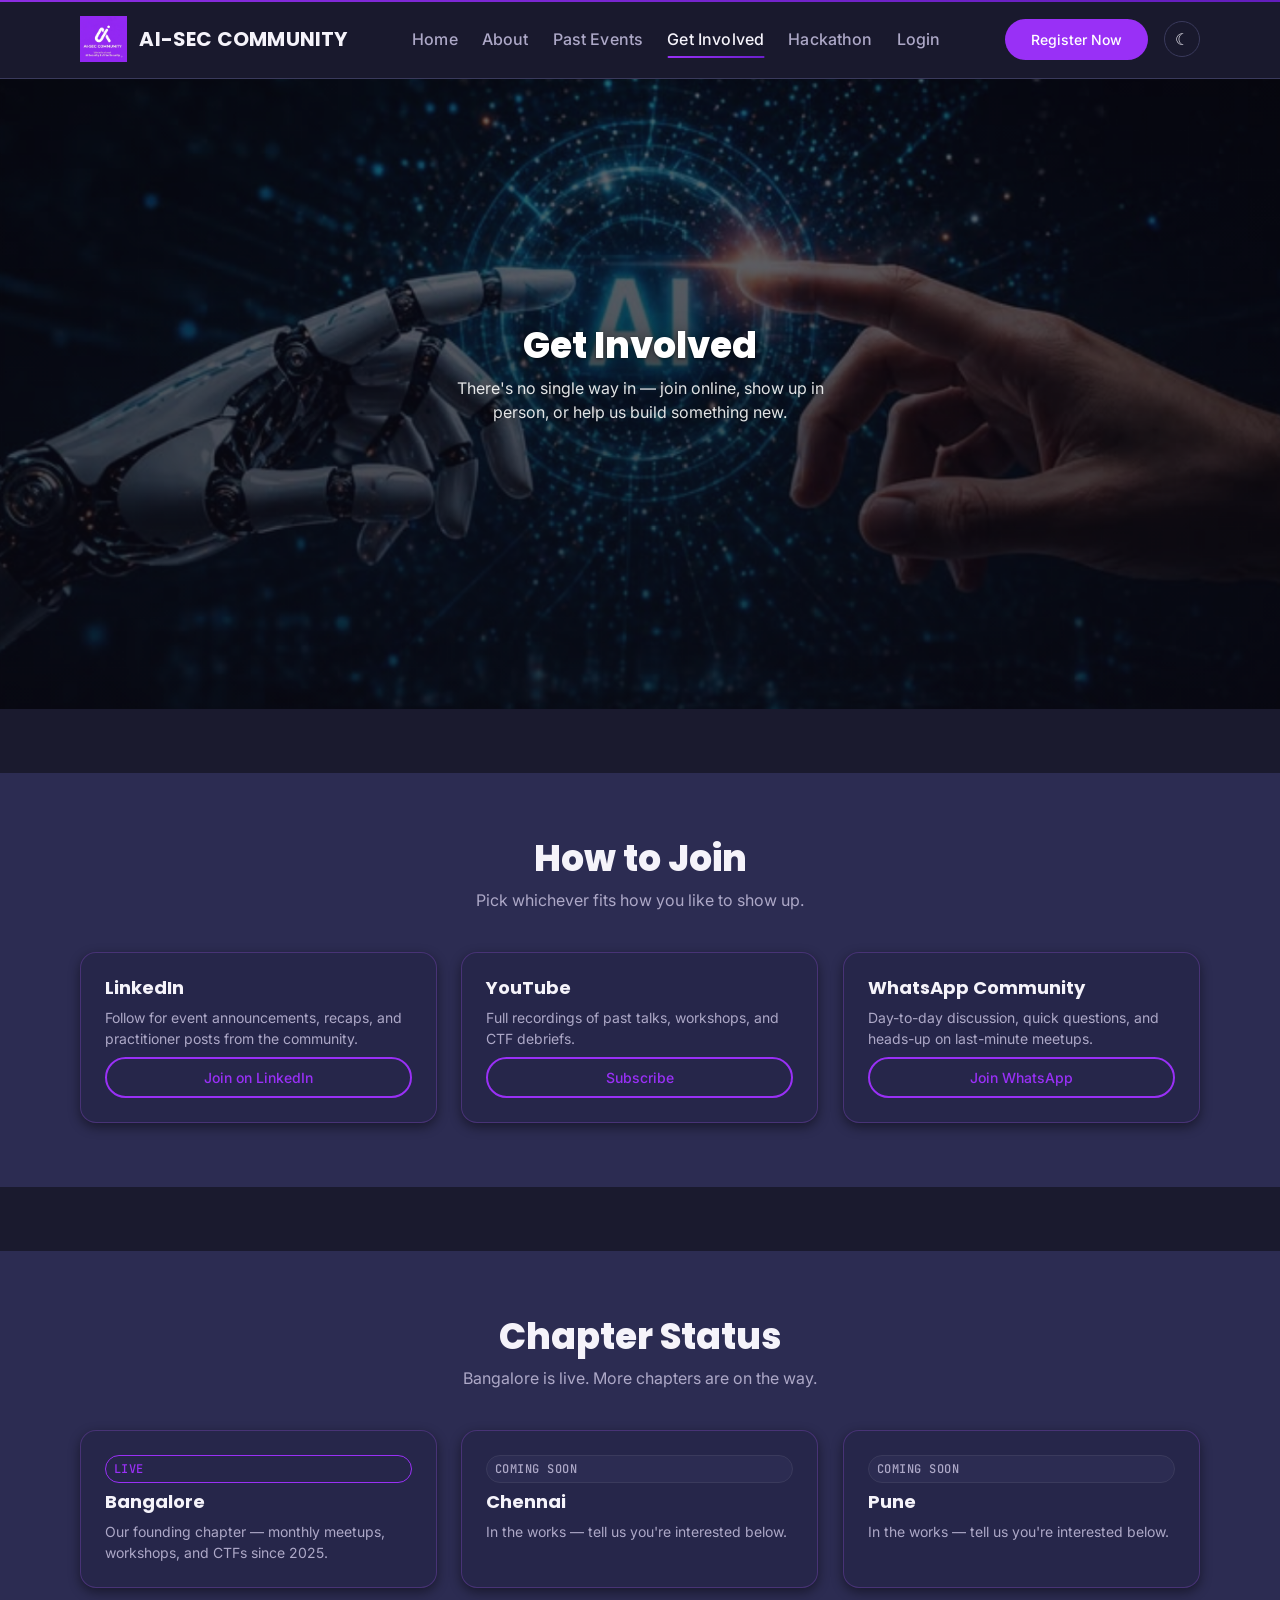
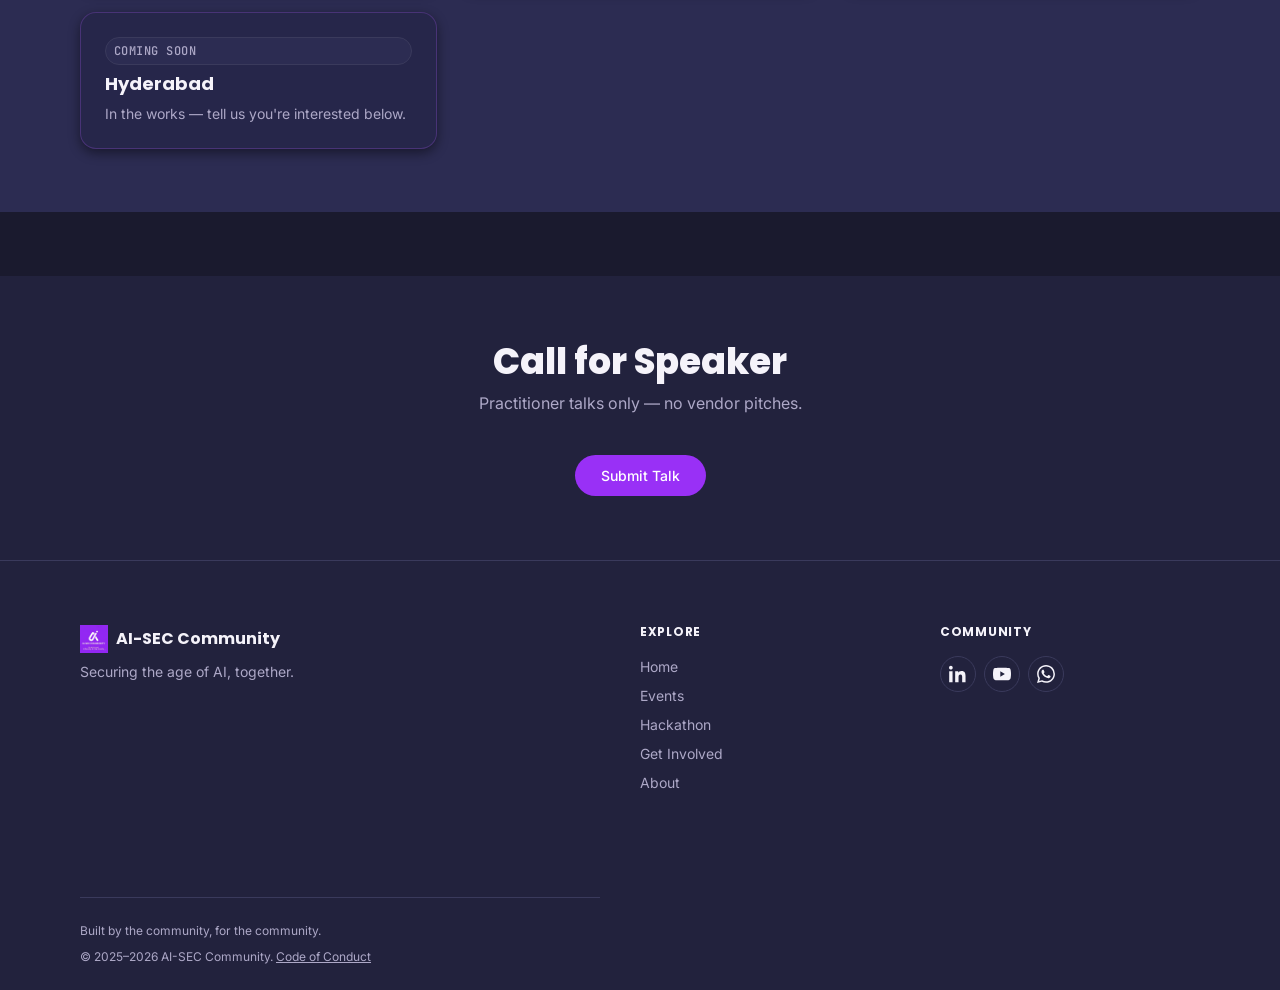
<file: AI-SEC-Community-main/get-involved.html>
<!DOCTYPE html>
<html lang="en">
<head>
  <meta charset="UTF-8" />
  <meta name="viewport" content="width=device-width, initial-scale=1.0" />
  <title>Get Involved — AI-SEC Community | Join, Speak, or Bring Us to Your City</title>
  <meta name="description" content="Join AI-SEC Community on LinkedIn, YouTube, and WhatsApp, submit a talk, suggest a topic, or bring an AI security chapter to your city." />
  <link rel="canonical" href="https://aisec.community/get-involved.html" />

  <!-- Open Graph / social cards — replace url & image with production values at deploy -->
  <meta property="og:type" content="website" />
  <meta property="og:title" content="Get Involved — AI-SEC Community" />
  <meta property="og:description" content="Join the community, submit a talk, suggest a topic, or bring an AI security chapter to your city." />
  <meta property="og:image" content="assets/images/logo.png" />
  <meta property="og:url" content="https://aisec.community/get-involved.html" />
  <meta name="twitter:card" content="summary_large_image" />
  <meta name="twitter:title" content="Get Involved — AI-SEC Community" />
  <meta name="twitter:description" content="Join the community, submit a talk, suggest a topic, or bring an AI security chapter to your city." />
  <meta name="twitter:image" content="assets/images/logo.png" />

  <link rel="icon" type="image/svg+xml" href="assets/icons/favicon.svg" />

  <!-- Google Fonts -->
  <link rel="preconnect" href="https://fonts.googleapis.com" />
  <link rel="preconnect" href="https://fonts.gstatic.com" crossorigin />
  <link href="https://fonts.googleapis.com/css2?family=Poppins:wght@700;800&family=Inter:wght@400;500&family=JetBrains+Mono:wght@400;500&display=swap" rel="stylesheet" />

  <!-- Styles, in cascade order -->
  <link rel="stylesheet" href="css/tokens.css" />
  <link rel="stylesheet" href="css/reset.css" />
  <link rel="stylesheet" href="css/components.css" />
  <link rel="stylesheet" href="css/layout.css" />
  <link rel="stylesheet" href="css/pages.css" />
  <link rel="stylesheet" href="css/responsive.css" />

  <!-- Hero background image
       Bugfix: the photo + dark gradient overlay here is fixed and always
       dark, in both themes. The heading/subtitle used to inherit the
       theme's --color-text, which flips to near-black in light mode —
       dark text on a dark photo, effectively invisible. This section now
       pins the hero text to a light color unconditionally (it never sits
       on the page background, only on this photo), independent of
       [data-theme]. -->
  <style>
    .hero-bg {
      position: relative;
      min-height: 70vh;
      display: flex;
      align-items: center;
      justify-content: center;
      overflow: hidden;
      isolation: isolate;
    }

    /* Background photo lives on its own layer so it can be scaled for a
       slow Ken Burns drift without touching layout or the fixed-attachment
       bug Safari on iOS has with background-attachment: fixed. */
    .hero-bg::before {
      content: "";
      position: absolute;
      inset: -24px;
      z-index: 0;
      background-image:
        linear-gradient(to bottom, rgba(10, 10, 20, 0.6), rgba(10, 10, 20, 0.8)),
        url("Images/123\ get\ involved.jpeg");
      background-size: cover;
      background-position: center;
      background-repeat: no-repeat;
      animation: hero-bg-drift 16s ease-in-out infinite alternate;
      will-change: transform;
    }

    .hero-bg .section__header {
      position: relative;
      z-index: 1;
    }

    /* Always light text on this hero, regardless of [data-theme] — the
       photo behind it is always dark, so the text must stay light in
       both dark and light mode. */
    .hero-bg .section__title {
      color: var(--brand-white);
      text-shadow: 0 2px 20px rgba(0, 0, 0, 0.6), 0 1px 3px rgba(0, 0, 0, 0.45);
    }

    .hero-bg .section__subtitle {
      color: rgba(255, 255, 255, 0.88);
      text-shadow: 0 1px 12px rgba(0, 0, 0, 0.55);
    }

    @keyframes hero-bg-drift {
      from { transform: scale(1) translate3d(0, 0, 0); }
      to   { transform: scale(1.08) translate3d(0, -1%, 0); }
    }

    @media (prefers-reduced-motion: reduce) {
      .hero-bg::before {
        animation: none;
      }
    }

    @media (max-width: 768px) {
      .hero-bg {
        min-height: 50vh;
      }
    }
  </style>
</head>
<body>

  <header class="navbar">
    <div class="container navbar__inner">
      <a href="index.html" class="navbar__logo">
        <img src="assets/images/logo.png" alt="AI-SEC Community logo" width="32" height="32" />
        <span class="navbar__wordmark">AI-SEC COMMUNITY </span>
      </a>

      <nav class="navbar__links" id="primary-nav" aria-label="Primary">
        <a href="index.html" class="is-active" aria-current="page">Home</a>
        <a href="about.html">About</a>
        <a href="Past_Event.html">Past Events</a>
        <a href="get-involved.html">Get Involved</a>
        <a href="#">Hackathon</a>
        <a href="login.html">Login</a>
      </nav>
      <div class="navbar__actions">
        <a href="#" class="btn btn-primary navbar__cta">Register Now</a>
        <button type="button" class="theme-toggle" data-theme-toggle aria-label="Switch between dark and light mode" aria-pressed="false">
          <span aria-hidden="true">&#9680;</span>
        </button>
        <button type="button" class="navbar__toggle" data-nav-toggle aria-label="Toggle navigation menu" aria-expanded="false" aria-controls="primary-nav">
          <span></span><span></span><span></span>
        </button>
      </div>
    </div>
  </header>

  <main>

    <!-- Page header -->
    <section class="section hero-bg" id="get-involved-hero" aria-labelledby="get-involved-hero-title">
      <div class="container section__header" data-animate="fade-up">
        <h1 class="section__title" id="get-involved-hero-title">Get Involved</h1>
        <p class="section__subtitle">There's no single way in — join online, show up in person, or help us build something new.</p>
      </div>
    </section>

    <!-- How to join -->
    <section class="section section--tint" aria-labelledby="how-to-join-title">
      <div class="container">
        <div class="section__header" data-animate="fade-up">
          <h2 class="section__title" id="how-to-join-title">How to Join</h2>
          <p class="section__subtitle">Pick whichever fits how you like to show up.</p>
        </div>

        <div class="grid grid-3" data-animate="fade-up">
          <article class="card">
            <div class="card__body">
              <h3 class="card__title">LinkedIn</h3>
              <p class="card__text">Follow for event announcements, recaps, and practitioner posts from the community.</p>
              <a href="https://www.linkedin.com/company/ai-sec-community/?viewAsMember=true" class="btn btn-secondary" target="_blank" rel="noopener">Join on LinkedIn</a>
            </div>
          </article>

          <article class="card">
            <div class="card__body">
              <h3 class="card__title">YouTube</h3>
              <p class="card__text">Full recordings of past talks, workshops, and CTF debriefs.</p>
              <a href="https://www.youtube.com/@AI-PentestingRD" class="btn btn-secondary" target="_blank" rel="noopener">Subscribe</a>
            </div>
          </article>

          <article class="card">
            <div class="card__body">
              <h3 class="card__title">WhatsApp Community</h3>
              <p class="card__text">Day-to-day discussion, quick questions, and heads-up on last-minute meetups.</p>
              <a href="https://lnkd.in/gjFwaUWg" class="btn btn-secondary" target="_blank" rel="noopener">Join WhatsApp</a>
            </div>
          </article>
<!--
          <article class="card">
            <div class="card__body">
              <h3 class="card__title">Newsletter</h3>
              <p class="card__text">One email, whenever there's something worth telling you about. No spam cadence.</p>
              <a href="#newsletter" class="btn btn-tertiary">Subscribe</a>
            </div>
          </article>

          <article class="card">
            <div class="card__body">
              <h3 class="card__title">Attend an Event</h3>
              <p class="card__text">The easiest way in — show up to a meetup, workshop, or CTF near you.</p>
              <a href="events.html" class="btn btn-tertiary">Browse Events</a>
            </div>
          </article>
          -->
        </div>
      </div>
    </section>
<!--
    
    <section class="section" aria-labelledby="code-of-conduct-title" id="code-of-conduct">
      <div class="container">
        <div class="section__header" data-animate="fade-up">
          <h2 class="section__title" id="code-of-conduct-title">Code of Conduct</h2>
          <p class="section__subtitle">The short version: treat this like a professional community, not a comment section.</p>
        </div>

        <article class="card" data-animate="fade-up">
          <div class="card__body">
            <ul role="list" class="flex flex-col gap-sm">
              <li class="card__text">Be respectful. Disagree on ideas, not people.</li>
              <li class="card__text">No harassment, discrimination, or hate speech — online or in person.</li>
              <li class="card__text">Boardroom discussions are Chatham House rule: share the insight, not who said it.</li>
              <li class="card__text">Don't use community events for unsolicited sales pitches or recruiting spam.</li>
              <li class="card__text">Report violations to any organizer — every complaint is taken seriously and handled discreetly.</li>
            </ul>
          </div>
        </article>
      </div>
    </section>
-->
    <!-- Chapter status -->
    <section class="section section--tint" aria-labelledby="chapter-status-title">
      <div class="container">
        <div class="section__header" data-animate="fade-up">
          <h2 class="section__title" id="chapter-status-title">Chapter Status</h2>
          <p class="section__subtitle">Bangalore is live. More chapters are on the way.</p>
        </div>

        <div class="grid grid-3" data-animate="fade-up">
          <article class="card">
            <div class="card__body">
              <span class="badge badge--accent">Live</span>
              <h3 class="card__title">Bangalore</h3>
              <p class="card__text">Our founding chapter — monthly meetups, workshops, and CTFs since 2025.</p>
            </div>
          </article>
          <article class="card">
            <div class="card__body">
              <span class="badge">Coming Soon</span>
              <h3 class="card__title">Chennai</h3>
              <p class="card__text">In the works — tell us you're interested below.</p>
            </div>
          </article>
          <article class="card">
            <div class="card__body">
              <span class="badge">Coming Soon</span>
              <h3 class="card__title">Pune</h3>
              <p class="card__text">In the works — tell us you're interested below.</p>
            </div>
          </article>

          <article class="card">
            <div class="card__body">
              <span class="badge">Coming Soon</span>
              <h3 class="card__title">Hyderabad</h3>
              <p class="card__text">In the works — tell us you're interested below.</p>
            </div>
          </article>
        </div>
      </div>
      
    </section>
<!--
    <section class="section" aria-labelledby="bring-to-your-city-title" id="bring-to-your-city">
      <div class="container">
        <div class="section__header" data-animate="fade-up">
          <h2 class="section__title" id="bring-to-your-city-title">Bring AI-Sec to Your City</h2>
          <p class="section__subtitle">Tell us where we should show up next.</p>
        </div>

        <form class="grid grid-2" data-city-form novalidate data-animate="fade-up">
          <div class="form-group">
            <label class="form-label" for="city-form-name">Name</label>
            <input class="form-input" type="text" id="city-form-name" name="name" required />
          </div>
          <div class="form-group">
            <label class="form-label" for="city-form-email">Email address</label>
            <input class="form-input" type="email" id="city-form-email" name="email" required />
          </div>
          <div class="form-group">
            <label class="form-label" for="city-form-city">City</label>
            <input class="form-input" type="text" id="city-form-city" name="city" required />
          </div>
          <div class="form-group">
            <label class="form-label" for="city-form-role">Role</label>
            <input class="form-input" type="text" id="city-form-role" name="role" placeholder="e.g. Security Engineer" required />
          </div>
          <div class="form-captcha" data-captcha-placeholder aria-hidden="true"></div>
          <button class="btn btn-primary form-submit" type="submit">Bring AI-Sec to Your City</button>
        </form>
      </div>
    </section>
-->
    <!-- Call for Speaker -->
    <section class="section section--alt" aria-labelledby="speaker-submission-title">
      <div class="container">
        <div class="section__header" data-animate="fade-up">
          <h2 class="section__title" id="speaker-submission-title">Call for Speaker</h2>
          <p class="section__subtitle">Practitioner talks only — no vendor pitches.</p>
        </div>

        <div class="flex flex-col items-center gap-md" data-animate="fade-up" style="text-align:center;">
          <a href="https://docs.google.com/forms/d/1t1_HVS2mvc0FH7D2Aaojzd-439_r5deLL1He_07ri8M"
             class="btn btn-primary"
             target="_blank"
             rel="noopener">
            Submit Talk
          </a>
        </div>
      </div>
    </section>
<!--
    
    <section class="section" aria-labelledby="suggest-topic-title" id="suggest-a-topic">
      <div class="container">
        <div class="section__header" data-animate="fade-up">
          <h2 class="section__title" id="suggest-topic-title">Suggest a Topic</h2>
          <p class="section__subtitle">What should we cover next?</p>
        </div>

        <form class="flex flex-col gap-md" data-topic-form novalidate data-animate="fade-up">
          <div class="form-group">
            <label class="form-label" for="topic-form-email">Email address</label>
            <input class="form-input" type="email" id="topic-form-email" name="email" required />
          </div>
          <div class="form-group">
            <label class="form-label" for="topic-form-topic">Topic</label>
            <textarea class="form-textarea" id="topic-form-topic" name="topic" required></textarea>
          </div>
          <div class="form-captcha" data-captcha-placeholder aria-hidden="true"></div>
          <button class="btn btn-primary form-submit" type="submit">Suggest a Topic</button>
        </form>
      </div>
    </section>
-->
  </main>

  <footer class="site-footer">
    <div class="container">
      <div class="footer__grid">
        <div class="footer__brand">
          <a href="index.html" class="footer__logo">
            <img src="assets/images/logo.png" alt="AI-SEC Community logo" width="28" height="28" />
            AI-SEC Community
          </a>
          <p class="footer__tagline">Securing the age of AI, together.</p>
        </div>

        <nav aria-label="Footer navigation">
          <h3 class="footer__heading">Explore</h3>
          <div class="footer__links">
            <a href="index.html">Home</a>
            <a href="#">Events</a>
            <a href="#">Hackathon</a>
            <a href="get-involved.html">Get Involved</a>
            <a href="about.html">About</a>
          </div>
        </nav>

        <div>
          <h3 class="footer__heading">Community</h3>
          <div class="footer__social">
            <a href="https://www.linkedin.com/company/ai-sec-community/?viewAsMember=true" target="_blank" rel="noopener" aria-label="AI-SEC Community on LinkedIn"><svg viewBox="0 0 24 24" width="24" height="24" fill="currentColor" aria-hidden="true"><path d="M4.98 3.5C4.98 4.881 3.87 6 2.5 6S0 4.881 0 3.5 1.12 1 2.5 1s2.48 1.119 2.48 2.5zM.24 8.25h4.5V23H.24V8.25zM8.02 8.25h4.31v2.01h.06c.6-1.14 2.07-2.34 4.26-2.34 4.56 0 5.4 3 5.4 6.9V23h-4.5v-6.75c0-1.61-.03-3.68-2.24-3.68-2.25 0-2.59 1.75-2.59 3.56V23h-4.5V8.25z"/></svg></a>
            <a href="https://www.youtube.com/@AI-PentestingRD" target="_blank" rel="noopener" aria-label="AI-SEC Community on YouTube"><svg viewBox="0 0 24 24" width="24" height="24" fill="currentColor" aria-hidden="true"><path d="M23.498 6.186a2.994 2.994 0 0 0-2.107-2.117C19.505 3.545 12 3.545 12 3.545s-7.505 0-9.391.524A2.994 2.994 0 0 0 .502 6.186 31.26 31.26 0 0 0 0 12a31.26 31.26 0 0 0 .502 5.814 2.994 2.994 0 0 0 2.107 2.117c1.886.524 9.391.524 9.391.524s7.505 0 9.391-.524a2.994 2.994 0 0 0 2.107-2.117A31.26 31.26 0 0 0 24 12a31.26 31.26 0 0 0-.502-5.814zM9.75 15.568V8.432L15.818 12l-6.068 3.568z"/></svg></a>
            <a href="https://chat.whatsapp.com/Je6FdiOAhg59l80TBUSzJm" target="_blank" rel="noopener" aria-label="AI-SEC Community on WhatsApp"><svg viewBox="0 0 24 24" width="24" height="24" fill="currentColor" aria-hidden="true"><path d="M17.472 14.382c-.297-.149-1.758-.867-2.03-.967-.273-.099-.471-.148-.67.15-.197.297-.767.966-.94 1.164-.173.199-.347.223-.644.075-.297-.15-1.255-.463-2.39-1.475-.883-.788-1.48-1.761-1.653-2.059-.173-.297-.018-.458.13-.606.134-.133.298-.347.446-.52.149-.174.198-.298.298-.497.099-.198.05-.371-.025-.52-.075-.149-.669-1.612-.916-2.207-.242-.579-.487-.5-.669-.51-.173-.008-.371-.01-.57-.01-.198 0-.52.074-.792.372-.272.297-1.04 1.016-1.04 2.479 0 1.462 1.065 2.875 1.213 3.074.149.198 2.096 3.2 5.077 4.487.709.306 1.262.489 1.694.625.712.227 1.36.195 1.871.118.571-.085 1.758-.719 2.006-1.413.248-.694.248-1.289.173-1.413-.074-.124-.272-.198-.57-.347m-5.421 7.403h-.004a9.87 9.87 0 0 1-5.031-1.378l-.361-.214-3.741.982.998-3.648-.235-.374a9.86 9.86 0 0 1-1.51-5.26c.001-5.45 4.436-9.884 9.888-9.884 2.64 0 5.122 1.03 6.988 2.898a9.825 9.825 0 0 1 2.893 6.994c-.003 5.45-4.437 9.884-9.885 9.884M20.52 3.449C18.24 1.245 15.24 0 12.045 0 5.463 0 .16 5.304.157 11.893c0 2.096.547 4.142 1.588 5.945L.057 24l6.305-1.654a11.882 11.882 0 0 0 5.683 1.448h.005c6.582 0 11.885-5.304 11.888-11.893a11.821 11.821 0 0 0-3.418-8.452"/></svg></a>
         <!--<a href="#" target="_blank" rel="noopener" aria-label="AI-SEC Community on X / Twitter"><svg viewBox="0 0 24 24" width="24" height="24" fill="currentColor" aria-hidden="true"><path d="M18.244 2.25h3.308l-7.227 8.26 8.502 11.24H16.17l-5.214-6.817L4.99 21.75H1.68l7.73-8.835L1.254 2.25H8.08l4.713 6.231zm-1.161 17.52h1.833L7.084 4.126H5.117z"/></svg></a> -->
          </div>
        </div>
<!--
        <div>
          <h3 class="footer__heading">Newsletter</h3>
          <form class="newsletter-form" data-newsletter-form novalidate id="newsletter">
            <div class="form-group">
              <label class="form-label" for="footer-newsletter-email">Email address</label>
              <input class="form-input" type="email" id="footer-newsletter-email" name="email" placeholder="you@example.com" required />
            </div>
            <div class="form-captcha" data-captcha-placeholder aria-hidden="true"></div>
            <button class="btn btn-primary form-submit" type="submit">Subscribe</button>
          </form>
        </div>
      </div>
 -->
      <div class="footer__bottom">
        <p>Built by the community, for the community.</p>
        <p>&copy; 2025&ndash;<span data-current-year>2026</span> AI-SEC Community. <a href="get-involved.html#code-of-conduct">Code of Conduct</a></p>
      </div>
    </div>
  </footer>

  <script src="js/main.js" defer></script>
  <script src="js/navigation.js" defer></script>
  <script src="js/theme-toggle.js" defer></script>
  <script src="js/animations.js" defer></script>
  <script src="js/stats-counter.js" defer></script>
  <script src="js/event-filters.js" defer></script>
  <script src="js/forms.js" defer></script>
</body>
</html>
</file>
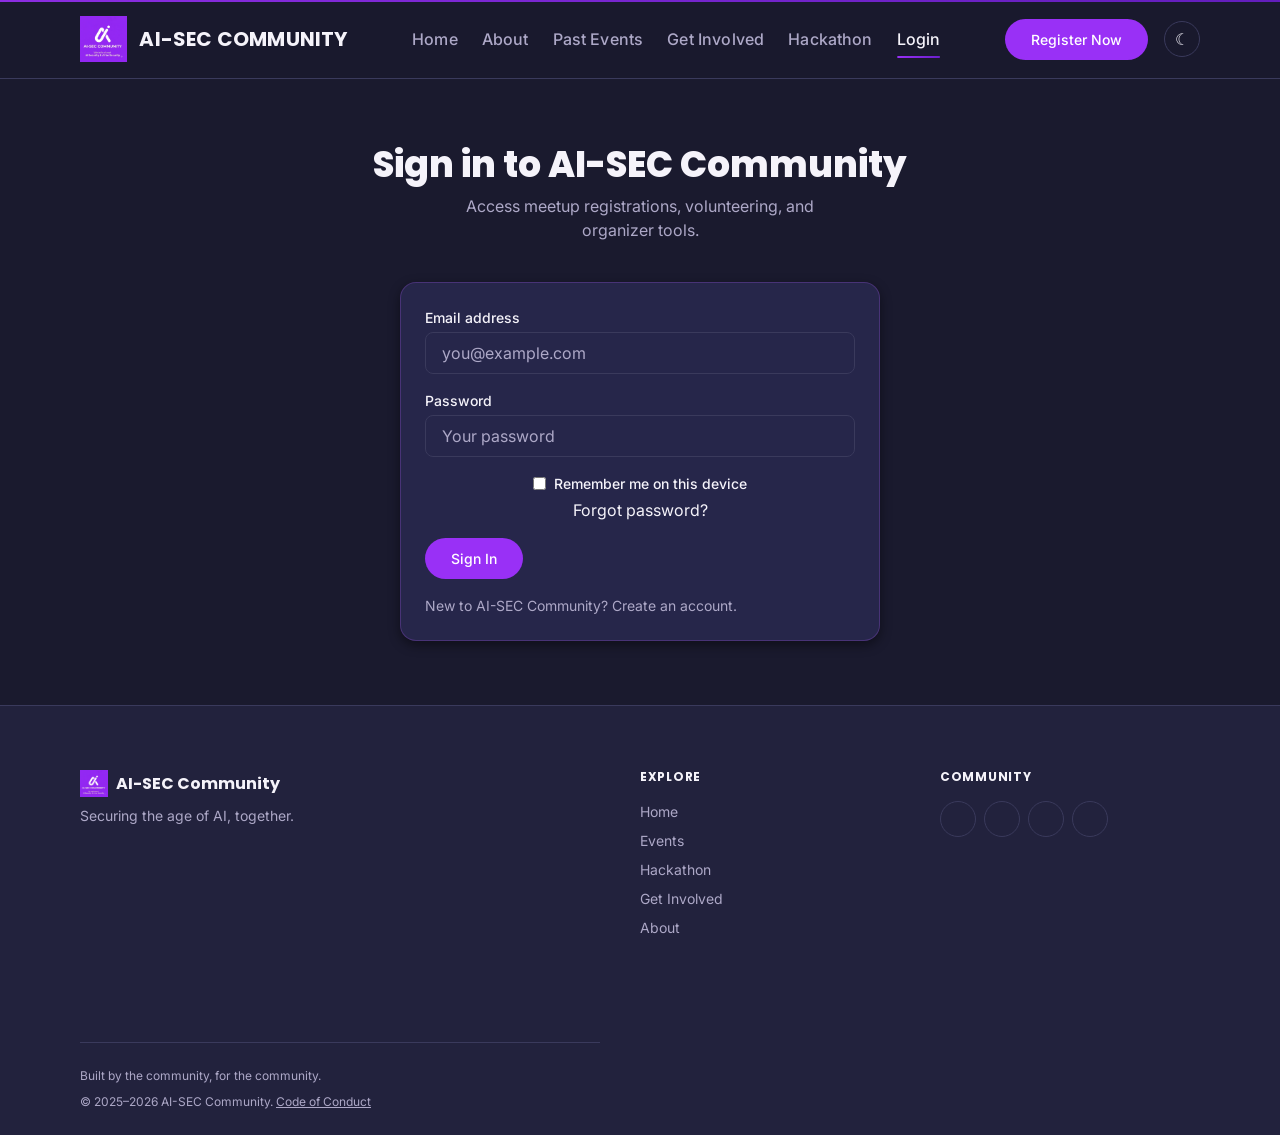
<file: AI-SEC-Community-main/login.html>
<!DOCTYPE html>
<html lang="en">
<head>
  <meta charset="UTF-8" />
  <meta name="viewport" content="width=device-width, initial-scale=1.0" />
  <title>Login — AI-SEC Community</title>
  <meta name="description" content="Login to manage your AI-SEC Community meetup registrations, volunteering, and event preferences." />

  <link rel="canonical" href="https://aisec.community/login" />

  <!-- Open Graph / social cards -->
  <meta property="og:type" content="website" />
  <meta property="og:title" content="Login — AI-SEC Community" />
  <meta property="og:description" content="Sign in to the AI-SEC Community portal." />
  <meta property="og:image" content="assets/images/logo.png" />
  <meta property="og:url" content="https://aisec.community/login" />

  <meta name="twitter:card" content="summary_large_image" />
  <meta name="twitter:title" content="Login — AI-SEC Community" />
  <meta name="twitter:description" content="Sign in to the AI-SEC Community portal." />
  <meta name="twitter:image" content="assets/images/logo.png" />

  <link rel="icon" type="image/svg+xml" href="/Images/logo.png" />

  <!-- Google Fonts -->
  <link rel="preconnect" href="https://fonts.googleapis.com" />
  <link rel="preconnect" href="https://fonts.gstatic.com" crossorigin />
  <link href="https://fonts.googleapis.com/css2?family=Poppins:wght@700;800&family=Inter:wght@400;500&family=JetBrains+Mono:wght@400;500&display=swap" rel="stylesheet" />

  <!-- Styles -->
  <link rel="stylesheet" href="css/tokens.css" />
  <link rel="stylesheet" href="css/reset.css" />
  <link rel="stylesheet" href="css/components.css" />
  <link rel="stylesheet" href="css/layout.css" />
  <link rel="stylesheet" href="css/pages.css" />
  <link rel="stylesheet" href="css/responsive.css" />
</head>
<body>

  <header class="navbar">
    <div class="container navbar__inner">
      <a href="index.html" class="navbar__logo">
        <img src="assets/images/logo.png" alt="AI-SEC Community logo" width="32" height="32" />
        <span class="navbar__wordmark">AI-SEC COMMUNITY</span>
      </a>

      <nav class="navbar__links" id="primary-nav" aria-label="Primary">
        <a href="index.html" class="is-active" aria-current="page">Home</a>
        <a href="about.html">About</a>
        <a href="Past_Event.html">Past Events</a>
        <a href="get-involved.html">Get Involved</a>
        <a href="#">Hackathon</a>
        <a href="login.html">Login</a>
      </nav>

      <div class="navbar__actions">
        <a href="https://luma.com/ihwkjic3" class="btn btn-primary navbar__cta">Register Now</a>
        <button type="button" class="theme-toggle" data-theme-toggle aria-label="Switch between dark and light mode" aria-pressed="false">
          <span aria-hidden="true">&#9680;</span>
        </button>
        <button type="button" class="navbar__toggle" data-nav-toggle aria-label="Toggle navigation menu" aria-expanded="false" aria-controls="primary-nav">
          <span></span><span></span><span></span>
        </button>
      </div>
    </div>
  </header>

  <main>
    <section class="section" aria-labelledby="login-title">
      <div class="container">
        <div class="section__header" data-animate="fade-up">
          <h1 class="section__title" id="login-title">Sign in to AI-SEC Community</h1>
          <p class="section__subtitle">Access meetup registrations, volunteering, and organizer tools.</p>
        </div>

        <article class="card" data-animate="fade-up" style="max-width: 480px; margin-inline: auto;">
          <div class="card__body">
            <form class="auth-form" action="#" method="post" autocomplete="on">
              <div class="form-group">
                <label class="form-label" for="login-email">Email address</label>
                <input class="form-input" type="email" id="login-email" name="email" placeholder="you@example.com" required />
              </div>

              <div class="form-group">
                <label class="form-label" for="login-password">Password</label>
                <input class="form-input" type="password" id="login-password" name="password" placeholder="Your password" required />
              </div>

              <div class="form-group auth-form__row" style="display:flex; justify-content:space-between; align-items:center;">
                <label class="form-label" style="display:flex; align-items:center; gap:0.5rem;">
                  <input type="checkbox" name="remember" />
                  <span>Remember me on this device</span>
                </label>
                <a href="#" class="icon-link">Forgot password?</a>
              </div>

              <button class="btn btn-primary form-submit" type="submit">Sign In</button>

              <p class="card__text" style="margin-top: 1rem;">
                New to AI-SEC Community?
                <a href="register.html">Create an account</a>.
              </p>
            </form>
          </div>
        </article>
      </div>
    </section>
  </main>

  <footer class="site-footer">
    <div class="container">
      <div class="footer__grid">
        <div class="footer__brand">
          <a href="index.html" class="footer__logo">
            <img src="assets/images/logo.png" alt="AI-SEC Community logo" width="28" height="28" />
            AI-SEC Community
          </a>
          <p class="footer__tagline">Securing the age of AI, together.</p>
        </div>

        <nav aria-label="Footer navigation">
          <h3 class="footer__heading">Explore</h3>
          <div class="footer__links">
            <a href="index.html">Home</a>
            <a href="events.html">Events</a>
            <a href="#">Hackathon</a>
            <a href="get-involved.html">Get Involved</a>
            <a href="about.html">About</a>
          </div>
        </nav>

        <div>
          <h3 class="footer__heading">Community</h3>
          <div class="footer__social">
            <a href="#" target="_blank" rel="noopener" aria-label="AI-SEC Community on LinkedIn"></a>
            <a href="#" target="_blank" rel="noopener" aria-label="AI-SEC Community on YouTube"></a>
            <a href="#" target="_blank" rel="noopener" aria-label="AI-SEC Community on WhatsApp"></a>
            <a href="#" target="_blank" rel="noopener" aria-label="AI-SEC Community on X / Twitter"></a>
          </div>
        </div>

        

      <div class="footer__bottom">
        <p>Built by the community, for the community.</p>
        <p>&copy; 2025&ndash;<span data-current-year>2026</span> AI-SEC Community. <a href="get-involved.html#code-of-conduct">Code of Conduct</a></p>
      </div>
    </div>
  </footer>

  <script src="js/main.js" defer></script>
  <script src="js/navigation.js" defer></script>
  <script src="js/theme-toggle.js" defer></script>
  <script src="js/animations.js" defer></script>
  <script src="js/stats-counter.js" defer></script>
  <script src="js/event-filters.js" defer></script>
  <script src="js/forms.js" defer></script>
</body>
</html>
</file>
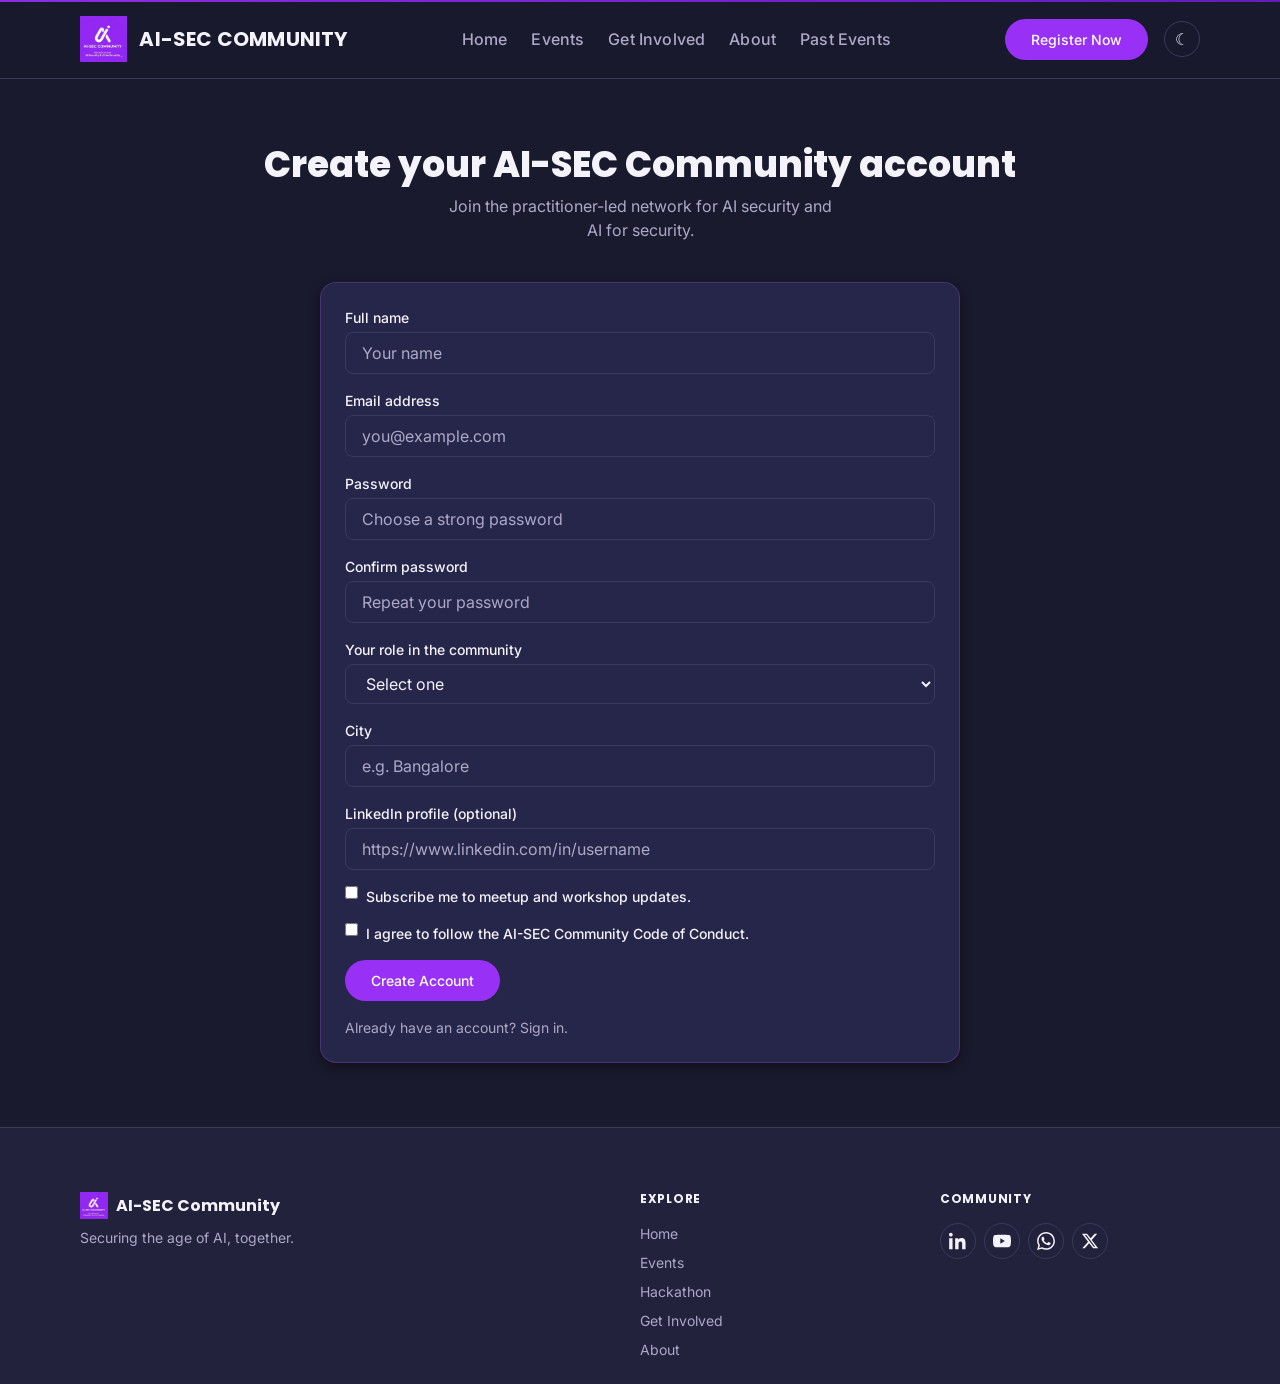
<file: AI-SEC-Community-main/register.html>
<!DOCTYPE html>
<html lang="en">
<head>
  <meta charset="UTF-8" />
  <meta name="viewport" content="width=device-width, initial-scale=1.0" />
  <title>Register — AI-SEC Community</title>
  <meta name="description" content="Create your AI-SEC Community account to register for meetups, workshops, and hackathons." />

  <link rel="canonical" href="https://aisec.community/register" />

  <!-- Open Graph / social cards -->
  <meta property="og:type" content="website" />
  <meta property="og:title" content="Register — AI-SEC Community" />
  <meta property="og:description" content="Join the AI-SEC Community." />
  <meta property="og:image" content="assets/images/logo.png" />
  <meta property="og:url" content="https://aisec.community/register" />

  <meta name="twitter:card" content="summary_large_image" />
  <meta name="twitter:title" content="Register — AI-SEC Community" />
  <meta name="twitter:description" content="Join the AI-SEC Community." />
  <meta name="twitter:image" content="assets/images/logo.png" />

  <link rel="icon" type="image/svg+xml" href="/Images/logo.png" />

  <!-- Google Fonts -->
  <link rel="preconnect" href="https://fonts.googleapis.com" />
  <link rel="preconnect" href="https://fonts.gstatic.com" crossorigin />
  <link href="https://fonts.googleapis.com/css2?family=Poppins:wght@700;800&family=Inter:wght@400;500&family=JetBrains+Mono:wght@400;500&display=swap" rel="stylesheet" />

  <!-- Styles -->
  <link rel="stylesheet" href="css/tokens.css" />
  <link rel="stylesheet" href="css/reset.css" />
  <link rel="stylesheet" href="css/components.css" />
  <link rel="stylesheet" href="css/layout.css" />
  <link rel="stylesheet" href="css/pages.css" />
  <link rel="stylesheet" href="css/responsive.css" />
</head>
<body>

  <header class="navbar">
    <div class="container navbar__inner">
      <a href="index.html" class="navbar__logo">
        <img src="assets/images/logo.png" alt="AI-SEC Community logo" width="32" height="32" />
        <span class="navbar__wordmark">AI-SEC COMMUNITY</span>
      </a>

      <nav class="navbar__links" id="primary-nav" aria-label="Primary">
        <a href="index.html">Home</a>
        <a href="#">Events</a>
        <a href="get-involved.html">Get Involved</a>
        <a href="about.html">About</a>
        <a href="Past_Event.html">Past Events</a>
      </nav>

      <div class="navbar__actions">
        <a href="https://luma.com/ihwkjic3" class="btn btn-primary navbar__cta">Register Now</a>
        <button type="button" class="theme-toggle" data-theme-toggle aria-label="Switch between dark and light mode" aria-pressed="false">
          <span aria-hidden="true">&#9680;</span>
        </button>
        <button type="button" class="navbar__toggle" data-nav-toggle aria-label="Toggle navigation menu" aria-expanded="false" aria-controls="primary-nav">
          <span></span><span></span><span></span>
        </button>
      </div>
    </div>
  </header>

  <main>
    <section class="section" aria-labelledby="register-title">
      <div class="container">
        <div class="section__header" data-animate="fade-up">
          <h1 class="section__title" id="register-title">Create your AI-SEC Community account</h1>
          <p class="section__subtitle">Join the practitioner-led network for AI security and AI for security.</p>
        </div>

        <article class="card" data-animate="fade-up" style="max-width: 640px; margin-inline: auto;">
          <div class="card__body">
            <form class="auth-form" action="#" method="post" autocomplete="on">
              <div class="form-group">
                <label class="form-label" for="register-name">Full name</label>
                <input class="form-input" type="text" id="register-name" name="name" placeholder="Your name" required />
              </div>

              <div class="form-group">
                <label class="form-label" for="register-email">Email address</label>
                <input class="form-input" type="email" id="register-email" name="email" placeholder="you@example.com" required />
              </div>

              <div class="form-group">
                <label class="form-label" for="register-password">Password</label>
                <input class="form-input" type="password" id="register-password" name="password" placeholder="Choose a strong password" required />
              </div>

              <div class="form-group">
                <label class="form-label" for="register-password-confirm">Confirm password</label>
                <input class="form-input" type="password" id="register-password-confirm" name="password_confirm" placeholder="Repeat your password" required />
              </div>

              <div class="form-group">
                <label class="form-label" for="register-role">Your role in the community</label>
                <select class="form-input" id="register-role" name="role" required>
                  <option value="" disabled selected>Select one</option>
                  <option value="practitioner">Security practitioner / engineer</option>
                  <option value="researcher">Researcher / academic</option>
                  <option value="student">Student / early-career</option>
                  <option value="organizer">Organizer / volunteer</option>
                </select>
              </div>

              <div class="form-group">
                <label class="form-label" for="register-city">City</label>
                <input class="form-input" type="text" id="register-city" name="city" placeholder="e.g. Bangalore" />
              </div>

              <div class="form-group">
                <label class="form-label" for="register-linkedin">LinkedIn profile (optional)</label>
                <input class="form-input" type="url" id="register-linkedin" name="linkedin" placeholder="https://www.linkedin.com/in/username" />
              </div>

              <div class="form-group">
                <label class="form-label" style="display:flex; align-items:flex-start; gap:0.5rem;">
                  <input type="checkbox" name="subscribe" />
                  <span>Subscribe me to meetup and workshop updates.</span>
                </label>
              </div>

              <div class="form-group">
                <label class="form-label" style="display:flex; align-items:flex-start; gap:0.5rem;">
                  <input type="checkbox" name="coc" required />
                  <span>I agree to follow the <a href="get-involved.html#code-of-conduct">AI-SEC Community Code of Conduct</a>.</span>
                </label>
              </div>

              <button class="btn btn-primary form-submit" type="submit">Create Account</button>

              <p class="card__text" style="margin-top: 1rem;">
                Already have an account?
                <a href="login.html">Sign in</a>.
              </p>
            </form>
          </div>
        </article>
      </div>
    </section>
  </main>

  <footer class="site-footer">
    <div class="container">
      <div class="footer__grid">
        <div class="footer__brand">
          <a href="index.html" class="footer__logo">
            <img src="assets/images/logo.png" alt="AI-SEC Community logo" width="28" height="28" />
            AI-SEC Community
          </a>
          <p class="footer__tagline">Securing the age of AI, together.</p>
        </div>
       <nav aria-label="Footer navigation">
          <h3 class="footer__heading">Explore</h3>
          <div class="footer__links">
            <a href="index.html">Home</a>
            <a href="events.html">Events</a>
            <a href="#">Hackathon</a>
            <a href="get-involved.html">Get Involved</a>
            <a href="about.html">About</a>
          </div>
        </nav>
    
        <div>
          <h3 class="footer__heading">Community</h3>
          <div class="footer__social">
            <a href="#" target="_blank" rel="noopener" aria-label="AI-SEC Community on LinkedIn"><svg viewBox="0 0 24 24" width="24" height="24" fill="currentColor" aria-hidden="true"><path d="M4.98 3.5C4.98 4.881 3.87 6 2.5 6S0 4.881 0 3.5 1.12 1 2.5 1s2.48 1.119 2.48 2.5zM.24 8.25h4.5V23H.24V8.25zM8.02 8.25h4.31v2.01h.06c.6-1.14 2.07-2.34 4.26-2.34 4.56 0 5.4 3 5.4 6.9V23h-4.5v-6.75c0-1.61-.03-3.68-2.24-3.68-2.25 0-2.59 1.75-2.59 3.56V23h-4.5V8.25z"/></svg></a>
            <a href="#" target="_blank" rel="noopener" aria-label="AI-SEC Community on YouTube"><svg viewBox="0 0 24 24" width="24" height="24" fill="currentColor" aria-hidden="true"><path d="M23.498 6.186a2.994 2.994 0 0 0-2.107-2.117C19.505 3.545 12 3.545 12 3.545s-7.505 0-9.391.524A2.994 2.994 0 0 0 .502 6.186 31.26 31.26 0 0 0 0 12a31.26 31.26 0 0 0 .502 5.814 2.994 2.994 0 0 0 2.107 2.117c1.886.524 9.391.524 9.391.524s7.505 0 9.391-.524a2.994 2.994 0 0 0 2.107-2.117A31.26 31.26 0 0 0 24 12a31.26 31.26 0 0 0-.502-5.814zM9.75 15.568V8.432L15.818 12l-6.068 3.568z"/></svg></a>
            <a href="#" target="_blank" rel="noopener" aria-label="AI-SEC Community on WhatsApp"><svg viewBox="0 0 24 24" width="24" height="24" fill="currentColor" aria-hidden="true"><path d="M17.472 14.382c-.297-.149-1.758-.867-2.03-.967-.273-.099-.471-.148-.67.15-.197.297-.767.966-.94 1.164-.173.199-.347.223-.644.075-.297-.15-1.255-.463-2.39-1.475-.883-.788-1.48-1.761-1.653-2.059-.173-.297-.018-.458.13-.606.134-.133.298-.347.446-.52.149-.174.198-.298.298-.497.099-.198.05-.371-.025-.52-.075-.149-.669-1.612-.916-2.207-.242-.579-.487-.5-.669-.51-.173-.008-.371-.01-.57-.01-.198 0-.52.074-.792.372-.272.297-1.04 1.016-1.04 2.479 0 1.462 1.065 2.875 1.213 3.074.149.198 2.096 3.2 5.077 4.487.709.306 1.262.489 1.694.625.712.227 1.36.195 1.871.118.571-.085 1.758-.719 2.006-1.413.248-.694.248-1.289.173-1.413-.074-.124-.272-.198-.57-.347m-5.421 7.403h-.004a9.87 9.87 0 0 1-5.031-1.378l-.361-.214-3.741.982.998-3.648-.235-.374a9.86 9.86 0 0 1-1.51-5.26c.001-5.45 4.436-9.884 9.888-9.884 2.64 0 5.122 1.03 6.988 2.898a9.825 9.825 0 0 1 2.893 6.994c-.003 5.45-4.437 9.884-9.885 9.884M20.52 3.449C18.24 1.245 15.24 0 12.045 0 5.463 0 .16 5.304.157 11.893c0 2.096.547 4.142 1.588 5.945L.057 24l6.305-1.654a11.882 11.882 0 0 0 5.683 1.448h.005c6.582 0 11.885-5.304 11.888-11.893a11.821 11.821 0 0 0-3.418-8.452"/></svg></a>
            <a href="#" target="_blank" rel="noopener" aria-label="AI-SEC Community on X / Twitter"><svg viewBox="0 0 24 24" width="24" height="24" fill="currentColor" aria-hidden="true"><path d="M18.244 2.25h3.308l-7.227 8.26 8.502 11.24H16.17l-5.214-6.817L4.99 21.75H1.68l7.73-8.835L1.254 2.25H8.08l4.713 6.231zm-1.161 17.52h1.833L7.084 4.126H5.117z"/></svg></a>
          </div>
        </div>

        
  </footer>

  <script src="js/main.js" defer></script>
  <script src="js/navigation.js" defer></script>
  <script src="js/theme-toggle.js" defer></script>
  <script src="js/animations.js" defer></script>
  <script src="js/stats-counter.js" defer></script>
  <script src="js/event-filters.js" defer></script>
  <script src="js/forms.js" defer></script>
</body>
</html>
</file>
<file: AI-SEC-Community-main/css/tokens.css>
/* ==========================================================================
   AI-SEC Community — Design Tokens
   Dark mode is default. Light mode activates via:
     - @media (prefers-color-scheme: light)   → system preference
     - [data-theme="light"]                    → manual toggle override
     - [data-theme="dark"]                     → manual toggle, forces dark
   ========================================================================== */

:root {
  /* --- Raw brand palette (fixed, never flips with theme) --- */
  --brand-primary: #9930f6;
  --brand-deep-purple: #6b1fcc;
  --brand-tint: #f0e4fe;
  --brand-lavender: #fbf8fe;
  --brand-ink: #1a1a2e;
  --brand-slate: #55506b;
  --brand-white: #ffffff;
  --brand-whatsapp: #25d366;
  --brand-whatsapp-hover: #1da851;

  /* --- Semantic color tokens: DARK (default) --- */
  --color-bg: var(--brand-ink);
  --color-bg-alt: #22223d;
  --color-surface: #26264a;
  --color-section-tint: #2c2c52;
  --color-border: #3a3a5c;
  --color-text: #f5f3fa;
  --color-text-secondary: #ada8c7;
  --color-primary: var(--brand-primary);
  --color-primary-hover: #b266f8;
  --color-on-primary: var(--brand-white);
  --color-whatsapp: var(--brand-whatsapp);
  --color-whatsapp-hover: var(--brand-whatsapp-hover);
  --color-error: #ff6b81;

  /* --- Font families --- */
  --font-heading: "Poppins", sans-serif;
  --font-body: "Inter", sans-serif;
  --font-mono: "JetBrains Mono", monospace;

  /* --- Font weights --- */
  --fw-regular: 400;
  --fw-medium: 500;
  --fw-bold: 700;
  --fw-extrabold: 800;

  /* --- Font size scale --- */
  --fs-h1: 3rem;       /* 48px */
  --fs-h2: 2.25rem;    /* 36px */
  --fs-h3: 1.75rem;    /* 28px */
  --fs-h4: 1.375rem;   /* 22px */
  --fs-h5: 1.125rem;   /* 18px */
  --fs-h6: 1rem;       /* 16px */
  --fs-body: 1rem;     /* 16px */
  --fs-small: 0.875rem;/* 14px */
  --fs-caption: 0.75rem;/* 12px */

  /* --- Spacing scale --- */
  --space-xs: 0.25rem;  /* 4px */
  --space-sm: 0.5rem;   /* 8px */
  --space-md: 1rem;     /* 16px */
  --space-lg: 1.5rem;   /* 24px */
  --space-xl: 2.5rem;   /* 40px */
  --space-2xl: 4rem;    /* 64px */

  /* --- Border radius --- */
  --radius-sm: 4px;
  --radius-md: 8px;
  --radius-lg: 16px;
  --radius-full: 999px;

  /* --- Transitions / timing --- */
  --ease-standard: cubic-bezier(0.4, 0, 0.2, 1);
  --transition-fast: 150ms var(--ease-standard);
  --transition-base: 250ms var(--ease-standard);
  --transition-slow: 400ms var(--ease-standard);

  /* --- Z-index scale --- */
  --z-navbar: 100;
  --z-modal: 900;
  --z-tooltip: 1000;

  /* --- Shadows (dark default: black, higher opacity) --- */
  --shadow-subtle: 0 1px 2px rgba(0, 0, 0, 0.35);
  --shadow-card: 0 4px 12px rgba(0, 0, 0, 0.45);
  --shadow-elevated: 0 12px 32px rgba(0, 0, 0, 0.55);

  /* --- Containers & breakpoints ---
     Note: custom properties are not usable inside @media conditions
     (no browser support for var() in media features). These exist as
     single-source-of-truth reference values — mirror the literal px
     numbers in responsive.css media queries. */
  --container-max-width: 1200px;
  --breakpoint-sm: 480px;
  --breakpoint-md: 768px;
  --breakpoint-lg: 1024px;
  --breakpoint-xl: 1280px;
}

/* --- Semantic color tokens: LIGHT (system preference) --- */
@media (prefers-color-scheme: light) {
  :root {
    --color-bg: var(--brand-white);
    --color-bg-alt: var(--brand-lavender);
    --color-surface: var(--brand-white);
    --color-section-tint: var(--brand-tint);
    --color-border: #e3d9f5;
    --color-text: var(--brand-ink);
    --color-text-secondary: var(--brand-slate);
    --color-primary: var(--brand-primary);
    --color-primary-hover: var(--brand-deep-purple);
    --color-on-primary: var(--brand-white);
    --color-error: #d92c48;

    --shadow-subtle: 0 1px 2px rgba(26, 26, 46, 0.08);
    --shadow-card: 0 4px 12px rgba(26, 26, 46, 0.12);
    --shadow-elevated: 0 12px 32px rgba(26, 26, 46, 0.2);
  }
}

/* --- Semantic color tokens: LIGHT (manual toggle override) --- */
[data-theme="light"] {
  --color-bg: var(--brand-white);
  --color-bg-alt: var(--brand-lavender);
  --color-surface: var(--brand-white);
  --color-section-tint: var(--brand-tint);
  --color-border: #e3d9f5;
  --color-text: var(--brand-ink);
  --color-text-secondary: var(--brand-slate);
  --color-primary: var(--brand-primary);
  --color-primary-hover: var(--brand-deep-purple);
  --color-on-primary: var(--brand-white);
  --color-error: #d92c48;

  --shadow-subtle: 0 1px 2px rgba(26, 26, 46, 0.08);
  --shadow-card: 0 4px 12px rgba(26, 26, 46, 0.12);
  --shadow-elevated: 0 12px 32px rgba(26, 26, 46, 0.2);
}

/* --- Semantic color tokens: DARK (manual toggle override, forces dark
     even when system prefers light) --- */
[data-theme="dark"] {
  --color-bg: var(--brand-ink);
  --color-bg-alt: #22223d;
  --color-surface: #26264a;
  --color-section-tint: #2c2c52;
  --color-border: #3a3a5c;
  --color-text: #f5f3fa;
  --color-text-secondary: #ada8c7;
  --color-primary: var(--brand-primary);
  --color-primary-hover: #b266f8;
  --color-on-primary: var(--brand-white);
  --color-error: #ff6b81;

  --shadow-subtle: 0 1px 2px rgba(0, 0, 0, 0.35);
  --shadow-card: 0 4px 12px rgba(0, 0, 0, 0.45);
  --shadow-elevated: 0 12px 32px rgba(0, 0, 0, 0.55);
}
</file>
<file: AI-SEC-Community-main/css/components.css>
/* ==========================================================================
   AI-SEC Community — Components
   Requires tokens.css. All values below come from design tokens —
   no hardcoded colors, fonts, or spacing.
   ========================================================================== */

/* --- Navbar --- */
.navbar {
  position: sticky;
  top: 0;
  z-index: var(--z-navbar);
  background-color: var(--color-bg);
  background-color: color-mix(in srgb, var(--color-bg) 72%, transparent);
  backdrop-filter: blur(12px);
  -webkit-backdrop-filter: blur(12px);
  border-bottom: 1px solid var(--color-border);
  transition: background-color var(--transition-base), box-shadow var(--transition-base);
  animation: navbar-drop 0.6s var(--ease-standard) both;
}

.navbar::before {
  content: "";
  position: absolute;
  top: 0;
  left: 0;
  right: 0;
  height: 2px;
  background: linear-gradient(90deg, var(--brand-primary), var(--brand-deep-purple), var(--brand-primary));
  background-size: 200% auto;
  opacity: 0.9;
  animation: navbar-accent-pan 8s linear infinite;
}

@keyframes navbar-accent-pan {
  to { background-position: 200% center; }
}

@keyframes navbar-drop {
  from { transform: translateY(-100%); opacity: 0; }
  to { transform: translateY(0); opacity: 1; }
}

.navbar--scrolled {
  background-color: color-mix(in srgb, var(--color-bg) 90%, transparent);
  box-shadow: var(--shadow-subtle);
}

.navbar--scrolled .navbar__inner {
  padding-block: calc(var(--space-md) * 0.6);
}

.navbar__inner {
  display: flex;
  align-items: center;
  justify-content: space-between;
  gap: var(--space-md);
  padding-block: var(--space-md);
  transition: padding-block var(--transition-base);
}

.navbar__logo {
  display: flex;
  align-items: center;
  gap: 12px;
  font-family: var(--font-heading);
  font-weight: 700;
  font-size: 1.25rem;
  letter-spacing: 0.01em;
  color: var(--color-text);
  transition: color var(--transition-fast);
}

.navbar__logo:hover {
  color: var(--color-primary);
}

.navbar__logo img {
  height: 46px;
  width: auto;
  transition: transform var(--transition-base);
}

.navbar__logo:hover img {
  transform: rotate(-8deg) scale(1.08);
}

.navbar__links {
  display: flex;
  align-items: center;
  gap: var(--space-lg);
  font-size: 1rem;
  font-weight: var(--fw-medium);
  letter-spacing: 0.01em;
}

.navbar__links a {
  position: relative;
  color: var(--color-text-secondary);
  padding-block: 0.35rem;
  transition: color var(--transition-fast);
}

.navbar__links a::after {
  content: "";
  position: absolute;
  left: 50%;
  bottom: -1px;
  width: 0;
  height: 2px;
  background: linear-gradient(90deg, var(--color-primary), var(--brand-deep-purple));
  border-radius: var(--radius-full);
  transform: translateX(-50%);
  transition: width var(--transition-base);
}

.navbar__links a:hover,
.navbar__links a.is-active {
  color: var(--color-text);
}

.navbar__links a:hover::after,
.navbar__links a.is-active::after {
  width: 100%;
}

/* Desktop-only entrance stagger — kept out of the mobile breakpoint so it
   never fights with .navbar__links' own open/close opacity transition. */
@media (min-width: 769px) {
  .navbar__links a {
    animation: navlink-in 0.5s var(--ease-standard) both;
  }
  .navbar__links a:nth-child(1) { animation-delay: 0.08s; }
  .navbar__links a:nth-child(2) { animation-delay: 0.14s; }
  .navbar__links a:nth-child(3) { animation-delay: 0.2s; }
  .navbar__links a:nth-child(4) { animation-delay: 0.26s; }
  .navbar__links a:nth-child(5) { animation-delay: 0.32s; }
  .navbar__links a:nth-child(6) { animation-delay: 0.38s; }
}

@keyframes navlink-in {
  from { opacity: 0; transform: translateY(-6px); }
  to   { opacity: 1; transform: translateY(0); }
}

.navbar__actions {
  display: flex;
  align-items: center;
  gap: var(--space-md);
}

.theme-toggle {
  display: inline-flex;
  align-items: center;
  justify-content: center;
  width: 2.25rem;
  height: 2.25rem;
  border-radius: var(--radius-full);
  border: 1px solid var(--color-border);
  color: var(--color-text);
  transition: border-color var(--transition-fast), background-color var(--transition-fast), transform var(--transition-fast);
}

.theme-toggle:hover {
  background-color: var(--color-surface);
  border-color: var(--color-primary);
  transform: rotate(15deg);
}

.theme-toggle span {
  display: inline-block;
  transition: transform var(--transition-slow);
}

[data-theme="light"] .theme-toggle span {
  transform: rotate(180deg);
}

.navbar__toggle {
  display: none;
  flex-direction: column;
  justify-content: center;
  gap: 5px;
  width: 2.25rem;
  height: 2.25rem;
  transition: transform var(--transition-fast);
}

.navbar__toggle:hover {
  transform: scale(1.08);
}

.navbar__toggle span {
  display: block;
  height: 2px;
  width: 100%;
  background-color: var(--color-text);
  border-radius: var(--radius-sm);
  transition: transform var(--transition-fast), opacity var(--transition-fast), background-color var(--transition-fast);
}

.navbar__toggle:hover span {
  background-color: var(--color-primary);
}

.navbar__toggle.is-open span:nth-child(1) {
  transform: translateY(7px) rotate(45deg);
}
.navbar__toggle.is-open span:nth-child(2) {
  opacity: 0;
}
.navbar__toggle.is-open span:nth-child(3) {
  transform: translateY(-7px) rotate(-45deg);
}

/* Injected into the mobile dropdown by navigation.js; desktop CTA lives
   in .navbar__actions and is hidden below the mobile breakpoint instead. */
.navbar__cta--mobile {
  display: none;
}

/* Mobile nav (hamburger breakpoint mirrors --breakpoint-md, 768px) */
@media (max-width: 768px) {
  .navbar__links {
    position: absolute;
    top: 100%;
    left: 0;
    right: 0;
    flex-direction: column;
    align-items: flex-start;
    gap: var(--space-md);
    padding: var(--space-lg);
    background-color: var(--color-bg);
    border-bottom: 1px solid var(--color-border);
    transform: translateY(-8px);
    opacity: 0;
    visibility: hidden;
    transition: transform var(--transition-base), opacity var(--transition-base), visibility var(--transition-base);
  }

  .navbar__links.is-open {
    transform: translateY(0);
    opacity: 1;
    visibility: visible;
  }

  .navbar__links a,
  .navbar__links .navbar__cta--mobile {
    opacity: 0;
    transform: translateX(-8px);
    transition: opacity var(--transition-base), transform var(--transition-base);
  }

  .navbar__links.is-open a,
  .navbar__links.is-open .navbar__cta--mobile {
    opacity: 1;
    transform: translateX(0);
  }

  .navbar__links.is-open a:nth-child(1) { transition-delay: 0.03s; }
  .navbar__links.is-open a:nth-child(2) { transition-delay: 0.07s; }
  .navbar__links.is-open a:nth-child(3) { transition-delay: 0.11s; }
  .navbar__links.is-open a:nth-child(4) { transition-delay: 0.15s; }
  .navbar__links.is-open a:nth-child(5) { transition-delay: 0.19s; }
  .navbar__links.is-open a:nth-child(6) { transition-delay: 0.23s; }
  .navbar__links.is-open .navbar__cta--mobile { transition-delay: 0.27s; }

  .navbar__cta {
    display: none;
  }

  .navbar__cta--mobile {
    display: inline-flex;
    margin-top: var(--space-sm);
  }

  .navbar__toggle {
    display: flex;
  }
}

.navbar__cta {
  transition: transform var(--transition-fast), box-shadow var(--transition-fast);
}

.navbar__cta:hover {
  transform: translateY(-2px);
  box-shadow: 0 8px 20px color-mix(in srgb, var(--color-primary) 45%, transparent);
}

@media (prefers-reduced-motion: reduce) {
  .navbar {
    animation: none;
  }
  .navbar::before {
    animation: none;
  }
  .navbar__logo:hover img,
  .theme-toggle:hover,
  .navbar__toggle:hover,
  .navbar__cta:hover {
    transform: none;
  }
  .theme-toggle span {
    transition: none;
  }
}

/* --- Footer --- */
.site-footer {
  background-color: var(--color-bg-alt);
  border-top: 1px solid var(--color-border);
  padding-block: var(--space-2xl) var(--space-lg);
}

.footer__grid {
  display: grid;
  grid-template-columns: 2fr 1fr 1fr;
  gap: var(--space-xl);
}

.footer__brand {
  display: flex;
  flex-direction: column;
  gap: var(--space-sm);
}

.footer__logo {
  display: flex;
  align-items: center;
  gap: var(--space-sm);
  font-family: var(--font-heading);
  font-weight: var(--fw-bold);
  color: var(--color-text);
}

.footer__tagline {
  font-size: var(--fs-small);
  color: var(--color-text-secondary);
}

.footer__heading {
  font-family: var(--font-heading);
  font-size: var(--fs-caption);
  font-weight: var(--fw-bold);
  text-transform: uppercase;
  letter-spacing: 0.06em;
  color: var(--color-text);
  margin-bottom: var(--space-md);
}

.footer__links {
  display: flex;
  flex-direction: column;
  gap: var(--space-sm);
}

.footer__links a {
  font-size: var(--fs-small);
  color: var(--color-text-secondary);
  transition: color var(--transition-fast);
}

.footer__links a:hover {
  color: var(--color-primary);
}

.footer__social {
  display: flex;
  gap: var(--space-sm);
}

.footer__social a {
  display: inline-flex;
  align-items: center;
  justify-content: center;
  width: 2.25rem;
  height: 2.25rem;
  border-radius: var(--radius-full);
  border: 1px solid var(--color-border);
  color: var(--color-text);
  transition: border-color var(--transition-fast), color var(--transition-fast);
}

.footer__social a:hover {
  border-color: var(--color-primary);
  color: var(--color-primary);
}

.footer__social svg {
  width: 18px;
  height: 18px;
}

/* Icon + text links (LinkedIn on speaker/team cards) */
.icon-link {
  display: inline-flex;
  align-items: center;
  gap: var(--space-xs);
}

.icon-link svg {
  width: 16px;
  height: 16px;
  flex-shrink: 0;
}

.footer__bottom {
  display: flex;
  align-items: center;
  justify-content: space-between;
  flex-wrap: wrap;
  gap: var(--space-sm);
  margin-top: var(--space-2xl);
  padding-top: var(--space-lg);
  border-top: 1px solid var(--color-border);
  font-size: var(--fs-caption);
  color: var(--color-text-secondary);
}

.footer__bottom a {
  color: var(--color-text-secondary);
  text-decoration: underline;
}

.footer__bottom a:hover {
  color: var(--color-primary);
}

/* --- Buttons --- */
.btn {
  display: inline-flex;
  align-items: center;
  justify-content: center;
  gap: var(--space-xs);
  padding: var(--space-sm) var(--space-lg);
  border-radius: var(--radius-full);
  font-family: var(--font-body);
  font-weight: var(--fw-medium);
  font-size: var(--fs-small);
  white-space: nowrap;
  border: 2px solid transparent;
  transition: background-color var(--transition-base), border-color var(--transition-base),
    color var(--transition-base), transform var(--transition-base), box-shadow var(--transition-base);
}

.btn:hover {
  transform: translateY(-2px);
}

.btn svg {
  width: 16px;
  height: 16px;
  flex-shrink: 0;
}

.btn-primary {
  background-color: var(--color-primary);
  color: var(--color-on-primary);
}

.btn-primary:hover {
  background-color: var(--color-primary-hover);
  box-shadow: var(--shadow-card);
}

.btn-secondary {
  background-color: transparent;
  border-color: var(--color-primary);
  color: var(--color-primary);
}

.btn-secondary:hover {
  background-color: var(--color-primary);
  color: var(--color-on-primary);
}

.btn-tertiary {
  align-self: flex-start;
  justify-content: flex-start;
  padding-inline: 0;
  border: none;
  background: none;
  color: var(--color-primary);
  text-decoration: underline;
  text-underline-offset: 3px;
}

.btn-tertiary:hover {
  color: var(--color-primary-hover);
  transform: none;
}

.btn-whatsapp {
  background-color: transparent;
  border-color: var(--color-whatsapp);
  color: var(--color-whatsapp);
}

.btn-whatsapp:hover {
  background-color: var(--color-whatsapp);
  color: var(--color-on-primary);
}

/* --- Filter buttons (events.html type/format filters) --- */
.filter-btn {
  display: inline-flex;
  align-items: center;
  padding: var(--space-xs) var(--space-md);
  border-radius: var(--radius-full);
  border: 1px solid var(--color-border);
  background-color: transparent;
  color: var(--color-text-secondary);
  font-family: var(--font-body);
  font-weight: var(--fw-medium);
  font-size: var(--fs-small);
  transition: background-color var(--transition-fast), border-color var(--transition-fast),
    color var(--transition-fast);
}

.filter-btn:hover {
  border-color: var(--color-primary);
  color: var(--color-text);
}

.filter-btn.is-active {
  background-color: var(--color-primary);
  border-color: var(--color-primary);
  color: var(--color-on-primary);
}

/* --- Cards --- */
.card {
  display: flex;
  flex-direction: column;
  background-color: var(--color-surface);
  border: 1px solid color-mix(in srgb, var(--color-border) 55%, var(--brand-primary) 20%);
  border-radius: var(--radius-lg);
  overflow: hidden;
  box-shadow: var(--shadow-card);
  transition: transform var(--transition-base), box-shadow var(--transition-base),
    border-color var(--transition-base), opacity var(--transition-base);
}

.card:hover {
  transform: translateY(-4px);
  box-shadow: var(--shadow-elevated);
  border-color: color-mix(in srgb, var(--color-border) 30%, var(--brand-primary) 45%);
}

/* Filtered out by event-filters.js — fades before display:none is applied */
.card.is-filtered-out {
  opacity: 0;
  transform: scale(0.96);
  pointer-events: none;
}

.events-empty-message {
  text-align: center;
  color: var(--color-text-secondary);
  padding: var(--space-xl) 0;
}

.card__image {
  aspect-ratio: 16 / 9;
  width: 100%;
  object-fit: cover;
}

.card__body {
  display: flex;
  flex-direction: column;
  gap: var(--space-sm);
  padding: var(--space-lg);
}

.card__meta {
  display: flex;
  align-items: center;
  gap: var(--space-sm);
  font-size: var(--fs-small);
  color: var(--color-text-secondary);
}

.card__title {
  font-family: var(--font-heading);
  font-size: var(--fs-h5);
  font-weight: var(--fw-bold);
  color: var(--color-text);
}

.card__text {
  font-size: var(--fs-small);
  color: var(--color-text-secondary);
}

.card__tags {
  display: flex;
  flex-wrap: wrap;
  gap: var(--space-xs);
}

/* Speaker card variant: centered, circular avatar */
.speaker-card {
  align-items: center;
  text-align: center;
}

.speaker-card__avatar {
  width: 6rem;
  height: 6rem;
  border-radius: var(--radius-full);
  object-fit: cover;
  margin-top: var(--space-lg);
}

/* .card__body is `display:flex; flex-direction:column` with the default
   align-items:stretch, so a <span class="badge"> inside it stretches to
   the card's full width instead of shrink-wrapping to its text — the
   badge pill then renders left-aligned and oversized instead of centered.
   Scope align-items:center to speaker cards so badges (and everything
   else) size to content and center under the name/avatar. */
.speaker-card .card__body {
  align-items: center;
}

/* --- Team / event group sections (About leadership rows, Past Events
   session/panel rows) — these were unstyled bare <div>s before, which is
   why every row on About and Past Events sat flush against the next one
   with no rhythm, and centered rows ("Founder", "Core Technical Member")
   weren't actually centered. --- */
.team-group,
.event-group {
  margin-bottom: var(--space-2xl);
}

.team-group:last-child,
.event-group:last-child {
  margin-bottom: 0;
}

.team-group__header,
.event-group__header {
  display: flex;
  align-items: center;
  justify-content: space-between;
  gap: var(--space-sm);
  margin-bottom: var(--space-lg);
  padding-bottom: var(--space-sm);
  border-bottom: 1px solid var(--color-border);
}

.team-group__title,
.event-group__title {
  font-family: var(--font-heading);
  font-size: var(--fs-h5);
  font-weight: var(--fw-bold);
  color: var(--color-text);
}

.team-group--center .team-group__header {
  justify-content: center;
  border-bottom: none;
  text-align: center;
}

/* Month block (Past Events) */
.month-block__header {
  margin-bottom: var(--space-xl);
}

.month-block__meta {
  display: flex;
  gap: var(--space-sm);
  margin-bottom: var(--space-sm);
}

/* Archive quick-nav pills (Past Events hero) */
.archive-nav {
  display: flex;
  flex-wrap: wrap;
  justify-content: center;
  gap: var(--space-sm);
  margin-top: var(--space-lg);
}

.archive-nav a {
  padding: var(--space-xs) var(--space-md);
  border: 1px solid var(--color-border);
  border-radius: var(--radius-full);
  font-size: var(--fs-small);
  font-weight: var(--fw-medium);
  color: var(--color-text-secondary);
  transition: color var(--transition-fast), border-color var(--transition-fast),
    background-color var(--transition-fast), transform var(--transition-fast);
}

.archive-nav a:hover {
  color: var(--color-on-primary);
  background-color: var(--color-primary);
  border-color: var(--color-primary);
  transform: translateY(-2px);
}

/* --- Image fallback ---
   Swapped in by js/main.js when a photo fails to load. Inherits the
   failed <img>'s classes (speaker-card__avatar, card__image, etc.) so it
   always renders at exactly the size/shape the layout expected — a
   missing photo now degrades to a neat initials badge instead of a
   broken-image icon that was throwing card grids out of alignment. */
.img-fallback {
  display: flex;
  align-items: center;
  justify-content: center;
  background: linear-gradient(135deg, var(--brand-primary), var(--brand-deep-purple));
  color: #fff;
  font-family: var(--font-heading);
  font-weight: var(--fw-bold);
  letter-spacing: 0.02em;
  user-select: none;
}

.speaker-card__avatar.img-fallback {
  font-size: 1.35rem;
}

.card__image.img-fallback {
  font-size: 1.1rem;
  text-transform: uppercase;
  letter-spacing: 0.08em;
}

/* --- Stats bar --- */
.stats-bar {
  position: relative;
  display: flex;
  flex-wrap: wrap;
  justify-content: space-around;
  gap: var(--space-lg);
  padding: var(--space-xl) var(--space-lg);
  background: linear-gradient(160deg, var(--color-surface), var(--color-section-tint));
  border: 1px solid var(--color-border);
  border-radius: var(--radius-lg);
  box-shadow: var(--shadow-elevated);
  overflow: hidden;
}

.stats-bar::before {
  content: "";
  position: absolute;
  top: 0;
  left: 0;
  right: 0;
  height: 3px;
  background: linear-gradient(90deg, var(--brand-primary), var(--brand-deep-purple), var(--brand-primary));
}

.stat-item {
  position: relative;
  display: flex;
  flex: 1 1 0;
  flex-direction: column;
  align-items: center;
  justify-content: flex-start;
  gap: var(--space-xs);
  min-width: 8rem;
  text-align: center;
}

.stat-item:not(:last-child)::after {
  content: "";
  position: absolute;
  top: 0.25rem;
  bottom: 0.25rem;
  right: calc(var(--space-lg) / -2);
  width: 1px;
  background-color: var(--color-border);
}

.stat-item__number {
  font-family: var(--font-heading);
  font-size: var(--fs-h2);
  font-weight: var(--fw-extrabold);
  line-height: 1.1;
  color: var(--color-primary);
}

.stat-item__label {
    display: block;
    color: var(--color-text-secondary);
    font-size: 16px;
    text-align: center;
}

/* --- Badge / tag --- */
.badge {
  display: inline-flex;
  align-items: center;
  gap: var(--space-xs);
  padding: var(--space-xs) var(--space-sm);
  border-radius: var(--radius-full);
  border: 1px solid var(--color-border);
  background-color: var(--color-section-tint);
  font-family: var(--font-mono);
  font-size: var(--fs-caption);
  font-weight: var(--fw-medium);
  text-transform: uppercase;
  letter-spacing: 0.04em;
  color: var(--color-text-secondary);
}

.badge--accent {
  border-color: var(--color-primary);
  background-color: transparent;
  color: var(--color-primary);
}

.badge--outline {
  background-color: transparent;
}

/* Muted variant — used for Volunteer badges on About so the role tag
   reads as lower-emphasis than Core Member / Advisory Board accents. */
.badge--muted {
  opacity: 0.75;
}

/* --- Section container --- */
.section {
  padding-block: var(--space-2xl);
}

.section--alt {
  background-color: var(--color-bg-alt);
}

.section--tint {
  background-color: var(--color-section-tint);
}

.section__header {
  display: flex;
  flex-direction: column;
  align-items: center;
  gap: var(--space-sm);
  text-align: center;
  margin-bottom: var(--space-xl);
}

.section__title {
  font-family: var(--font-heading);
  font-size: var(--fs-h2);
  font-weight: var(--fw-extrabold);
  color: var(--color-text);
}

.section__subtitle {
  font-size: var(--fs-body);
  color: var(--color-text-secondary);
  max-width: 40ch;
}

/* --- Forms --- */
.form-group {
  display: flex;
  flex-direction: column;
  gap: var(--space-xs);
  margin-bottom: var(--space-md);
}

.form-label {
  font-size: var(--fs-small);
  font-weight: var(--fw-medium);
  color: var(--color-text);
}

.form-input,
.form-textarea,
.form-select {
  padding: var(--space-sm) var(--space-md);
  border: 1px solid var(--color-border);
  border-radius: var(--radius-md);
  background-color: var(--color-surface);
  color: var(--color-text);
  font-family: var(--font-body);
  font-size: var(--fs-body);
  transition: border-color var(--transition-fast), box-shadow var(--transition-fast);
}

.form-input::placeholder,
.form-textarea::placeholder {
  color: var(--color-text-secondary);
}

.form-input:focus,
.form-textarea:focus,
.form-select:focus {
  border-color: var(--color-primary);
  box-shadow: 0 0 0 3px color-mix(in srgb, var(--color-primary) 25%, transparent);
}

.form-textarea {
  resize: vertical;
  min-height: 8rem;
}

.form-submit {
  align-self: flex-start;
}

/* --- Form validation states (forms.js) --- */
.form-input.is-invalid,
.form-textarea.is-invalid,
.form-select.is-invalid {
  border-color: var(--color-error);
}

.form-input.is-invalid:focus,
.form-textarea.is-invalid:focus,
.form-select.is-invalid:focus {
  box-shadow: 0 0 0 3px color-mix(in srgb, var(--color-error) 25%, transparent);
}

.form-error {
  display: block;
  font-size: var(--fs-caption);
  color: var(--color-error);
}

.form-success {
  padding: var(--space-lg);
  border-radius: var(--radius-md);
  background-color: var(--color-section-tint);
  color: var(--color-text);
  font-weight: var(--fw-medium);
  text-align: center;
}
</file>
<file: AI-SEC-Community-main/css/layout.css>
/* ==========================================================================
   AI-SEC Community — Layout
   Requires tokens.css. Breakpoints mirror the values documented in
   tokens.css (--breakpoint-sm/md/lg/xl) — var() can't be used inside
   @media conditions, so literals are repeated here by design.
   ========================================================================== */

/* --- Container --- */
.container {
  width: 100%;
  max-width: var(--container-max-width);
  margin-inline: auto;
  padding-inline: var(--space-md);
}

@media (min-width: 768px) {
  .container {
    padding-inline: var(--space-xl);
  }
}

/* --- Grid utilities --- */
.grid {
  display: grid;
  gap: var(--space-lg);
}

.grid-2 {
  grid-template-columns: repeat(2, 1fr);
}

.grid-3 {
  grid-template-columns: repeat(3, 1fr);
}

.grid-4 {
  grid-template-columns: repeat(4, 1fr);
}

/* Five-up — About page Volunteers row */
.grid-5 {
  grid-template-columns: repeat(5, 1fr);
}

/* Single centered column — used for standalone leadership cards (About:
   Founder, Core Technical Member) so a lone card doesn't stretch to the
   full container width, which is what was throwing those two rows out of
   visual alignment with everything else on the page. */
.grid-1 {
  grid-template-columns: minmax(0, 24rem);
  justify-content: center;
}

/* Two-up speaker pairs (Past Events session/panel rows) */
.grid-2c {
  grid-template-columns: repeat(2, 1fr);
}

@media (max-width: 1024px) {
  .grid-4,
  .grid-5 {
    grid-template-columns: repeat(2, 1fr);
  }
}

@media (max-width: 768px) {
  .grid-2,
  .grid-3,
  .grid-4,
  .grid-5,
  .grid-2c {
    grid-template-columns: 1fr;
  }

  .grid-1 {
    grid-template-columns: minmax(0, 1fr);
  }
}

/* --- Flex utilities --- */
.flex {
  display: flex;
}

.flex-col {
  flex-direction: column;
}

.flex-wrap {
  flex-wrap: wrap;
}

.items-center {
  align-items: center;
}

.items-start {
  align-items: flex-start;
}

.justify-center {
  justify-content: center;
}

.justify-between {
  justify-content: space-between;
}

.gap-xs {
  gap: var(--space-xs);
}
.gap-sm {
  gap: var(--space-sm);
}
.gap-md {
  gap: var(--space-md);
}
.gap-lg {
  gap: var(--space-lg);
}

/* --- Section vertical rhythm --- */
main > section + section {
  margin-top: var(--space-2xl);
}

/* --- Hero layout ---
   Layer stack, back to front:
     0 .hero__photo               community photo, gradient fallback
     1 .hero__overlay             dark gradient for text legibility
     2 .hero__network-animation   canvas, drawn over the photo
     3 .hero__fade                bottom fade — "content peek" cue
     4 .hero__content             headline / subhead / CTAs, centered
     5 .hero__stats-wrapper,      stats bar + scroll cue, pinned to the
       .hero__scroll-cue          hero's bottom edge, overlapping into
                                  the section below
   overflow is intentionally NOT hidden here — the stats bar needs to
   visually spill past the hero's own bottom edge. Nothing else in the
   layer stack exceeds the hero's bounds, so nothing else is affected. */
.hero {
  position: relative;
  display: flex;
  flex-direction: column;
  align-items: center;
  justify-content: center;
  min-height: 85vh;
  padding-block: var(--space-2xl);
  text-align: center;
}

.hero__network-animation {
    opacity: 0;
    visibility: hidden;
}

/* Bugfix: this layer never actually covered the hero — it had a
   background-image but no position/inset, so it collapsed to 0 height
   and never painted. Someone patched around it by putting a background
   directly on .hero itself, but pointed it at an invalid Windows-style
   absolute path ("\AI-SEC-Community-main\assets\..."), which no browser
   can resolve, so mobile and desktop alike got the plain fallback
   gradient. Now the image lives on the <img class="hero__photo"> tag
   in index.html itself; this just positions/crops it to fill the hero
   (as the layer-stack comment above always intended). */
.hero__photo {
  position: absolute;
  inset: 0;
  z-index: 0;
  width: 100%;
  height: 100%;
  object-fit: cover;
  object-position: center;
  background-color: var(--color-bg-alt); /* fallback while the image loads */
}

.hero__overlay {
    position: absolute;
    inset: 0;
    z-index: 1;
    background: rgba(0, 0, 0, 0.55);
}

.hero__network-animation {
  z-index: 2;
}

.hero__fade {
  position: absolute;
  left: 0;
  right: 0;
  bottom: 0;
  z-index: 3;
  height: 8rem;
  background: linear-gradient(to bottom, transparent, var(--color-bg) 90%);
  pointer-events: none;
}

.hero__content {
  position: relative;
  z-index: 4;
  display: flex;
  flex-direction: column;
  align-items: center;
  gap: var(--space-lg);
  max-width: 48rem;
  margin-inline: auto;
}

.hero__cta-group {
  display: flex;
  align-items: center;
  gap: var(--space-md);
  flex-wrap: wrap;
  justify-content: center;
}

.hero__stats-wrapper {
  position: absolute;
  left: 50%;
  bottom: -3.5rem;
  transform: translateX(-50%);
  z-index: 5;
  width: min(100% - 2 * var(--space-md), 60rem);
}

.hero__scroll-cue {
  position: absolute;
  left: 50%;
  bottom: 5.5rem;
  transform: translateX(-50%);
  z-index: 5;
  display: flex;
  flex-direction: column;
  align-items: center;
  color: var(--color-text);
  opacity: 0.85;
  animation: hero-scroll-bounce 2s ease-in-out infinite;
  transition: opacity var(--transition-fast);
}

.hero__scroll-cue:hover {
  opacity: 1;
}

.hero__scroll-cue svg {
  width: 22px;
  height: 22px;
}

@keyframes hero-scroll-bounce {
  0%,
  100% {
    transform: translateX(-50%) translateY(0);
  }
  50% {
    transform: translateX(-50%) translateY(8px);
  }
}

/* Below 768px there isn't enough vertical room in a 70vh hero for the
   overlap trick to coexist with centered text — the absolutely
   positioned stats box (taller here, three stacked numbers) was
   covering the subtitle and CTA buttons outright. Falls back to
   normal document flow instead of visually breaching the hero's
   bottom edge; the stats card is still a strong enough "more below"
   signal at this size that the scroll cue is redundant, so it's
   hidden rather than repositioned. */
@media (max-width: 768px) {
  .hero {
    min-height: 70vh;
  }

  .hero__stats-wrapper {
    position: static;
    left: auto;
    bottom: auto;
    transform: none;
    margin-top: var(--space-xl);
  }

  .hero__scroll-cue {
    display: none;
  }
}
</file>
<file: AI-SEC-Community-main/css/pages.css>
[data-animate="fade-up"] {
  opacity: 0;
  transform: translateY(20px);
  transition: opacity var(--transition-slow),
              transform var(--transition-slow);
}

[data-animate="fade-up"].is-visible {
  opacity: 1;
  transform: translateY(0);
}

/* --- Sitewide staggered reveal for grids/lists ---
   Every page already wraps its card grids, timelines, and stat rows in a
   single [data-animate="fade-up"] container (see js/animations.js —
   initFadeUpReveal toggles .is-visible via IntersectionObserver). Rather
   than hand-adding data-animate to every card on every page, the direct
   children of any revealed container get a light staggered pop the
   moment their parent becomes visible. This gives every page — home,
   about, events, get-involved, hackathon, past events, login, register —
   the same cascading entrance for free, with zero markup changes.
   prefers-reduced-motion is already handled globally in reset.css. */
[data-animate="fade-up"].is-visible > * {
  animation: stagger-pop-in 0.6s var(--ease-standard) both;
}

[data-animate="fade-up"].is-visible > *:nth-child(1) { animation-delay: 0.02s; }
[data-animate="fade-up"].is-visible > *:nth-child(2) { animation-delay: 0.09s; }
[data-animate="fade-up"].is-visible > *:nth-child(3) { animation-delay: 0.16s; }
[data-animate="fade-up"].is-visible > *:nth-child(4) { animation-delay: 0.23s; }
[data-animate="fade-up"].is-visible > *:nth-child(5) { animation-delay: 0.30s; }
[data-animate="fade-up"].is-visible > *:nth-child(6) { animation-delay: 0.37s; }
[data-animate="fade-up"].is-visible > *:nth-child(7) { animation-delay: 0.44s; }
[data-animate="fade-up"].is-visible > *:nth-child(8) { animation-delay: 0.51s; }
[data-animate="fade-up"].is-visible > *:nth-child(n+9) { animation-delay: 0.58s; }

@keyframes stagger-pop-in {
  from { opacity: 0; transform: translateY(16px) scale(0.97); }
  to   { opacity: 1; transform: translateY(0) scale(1); }
}

/* Nested containers (e.g. a card grid inside a section that is itself
   [data-animate="fade-up"]) shouldn't double-animate their own children
   before the grid itself has been revealed. */
[data-animate="fade-up"]:not(.is-visible) > * {
  animation: none;
}

/* Note: an earlier version of this file redefined .hero, .hero__overlay,
   .hero__fade, .hero__content and .hero__scroll-cue with a conflicting
   `overflow: hidden` on .hero. Since this file loads after layout.css,
   it was clipping the stat labels that intentionally spill below the
   hero's bottom edge (see layout.css). Those unused/duplicate rules
   have been removed — layout.css is the single source of truth for
   hero layout now. */

/* --- Home hero headline ---
   The hero text sits on a photo, not on the page background, so it must
   stay legible in BOTH light and dark mode — it does not inherit
   --color-text (that flips to dark ink in light mode and disappears
   against the photo, which is the bug being fixed here). "We Talk
   About" stays solid white for a readable anchor line; the AI Security
   headline gets an animated purple-to-white gradient fill for visual
   pop, with a soft shadow so it holds up over both dark and light
   patches of the photo. */
.hero__content h1 {
  color: #ffffff;
  text-shadow: 0 4px 24px rgba(0, 0, 0, 0.55);
}

.hero__content .small-text {
  display: inline-block;
  color: #ffffff;
  opacity: 0.92;
}

.hero__content .big-text {
  display: inline-block;
  background: linear-gradient(
    90deg,
    #ffffff 0%,
    #d9b6ff 25%,
    var(--brand-primary) 50%,
    #d9b6ff 75%,
    #ffffff 100%
  );
  background-size: 200% auto;
  -webkit-background-clip: text;
  background-clip: text;
  -webkit-text-fill-color: transparent;
  color: transparent;
  animation: hero-gradient-pan 6s linear infinite;
}

@keyframes hero-gradient-pan {
  to { background-position: 200% center; }
}

.hero__subtitle {
  color: #ffffff;
  opacity: 0.9;
  text-shadow: 0 2px 12px rgba(0, 0, 0, 0.5);
}

@media (prefers-reduced-motion: reduce) {
  .hero__content .big-text {
    animation: none;
  }
}

/* --- Past-event recap cards (home): whole card is a link to Past Events --- */
.recap-card {
  padding: 0;
  overflow: hidden;
  transition: transform var(--transition-base), border-color var(--transition-base);
}

.recap-card:hover,
.recap-card:focus-within {
  transform: translateY(-4px);
  border-color: var(--color-primary);
}

.recap-card__link {
  display: block;
  color: inherit;
  text-decoration: none;
}

.recap-card__link:hover .card__title,
.recap-card__link:focus-visible .card__title {
  color: var(--color-primary);
}
</file>
<file: AI-SEC-Community-main/css/responsive.css>
/* ==========================================================================
   AI-SEC Community — Responsive audit fixes
   Loads last (after tokens/reset/components/layout/pages) so overrides
   here reliably win equal-specificity ties in the cascade.

   Breakpoints mirror --breakpoint-sm/md/lg documented in tokens.css
   (var() can't be used inside @media conditions, so literals repeat here).

   Where a rule here must coexist with an existing single-sided breakpoint
   in layout.css/components.css (e.g. the 768px mobile collapse), range
   queries (min-width AND max-width) are used deliberately so the two
   don't fight over the same viewport widths.
   ========================================================================== */

/* --- Bugfix: the desktop "Register Now" CTA was never actually hiding
   on mobile. .navbar__cta { display: none; } lives near the top of
   components.css (navbar section), but .btn / .btn-primary set
   display: inline-flex further down the same file — same specificity
   (0,1,0) each, so the later rule silently won regardless of the media
   query. Fixed here with a two-class selector (0,2,0) that wins outright. --- */
@media (max-width: 768px) {
  .navbar__actions .navbar__cta {
    display: none;
  }
}

/* --- Bugfix (mirror of the above): the mobile-menu "Register Now" CTA
   that navigation.js injects into #primary-nav was never actually
   hiding at desktop widths, for the identical reason — its base
   `.navbar__cta--mobile { display: none; }` rule in components.css
   loses to the later `.btn { display: inline-flex; }` rule at equal
   specificity. Result: two visible "Register Now" buttons side by
   side at desktop widths. Confined to a min-width query so it doesn't
   fight components.css's existing "show at <=768px" rule. --- */
@media (min-width: 769px) {
  .navbar__links .navbar__cta--mobile {
    display: none;
  }
}

/* --- Item 4: navbar logo truncates gracefully — wordmark hides on very
   small screens, just the mark stays. Requires the wordmark to be
   wrapped in a span (added to all 4 pages) since CSS can't target a
   bare text node. --- */
@media (max-width: 360px) {
  .navbar__wordmark {
    display: none;
  }
}

/* --- Item 1: navbar logo was hardcoded to a fixed 60px mark + 28px
   wordmark with no mobile fallback (components.css). At the <=768px
   hamburger breakpoint that combination sits directly beside the
   theme toggle and hamburger button with little headroom on narrow
   phones — scaled down here so the row stays comfortably clear of the
   controls next to it, and shrinks further alongside the >360px
   wordmark-hide rule above. --- */
@media (max-width: 768px) {
  .navbar__logo {
    gap: 10px;
    font-size: 20px;
  }

  .navbar__logo img {
    height: 40px;
  }
}

@media (max-width: 480px) {
  .navbar__logo img {
    height: 34px;
  }
}

/* --- Item 8: login page's "Remember me / Forgot password" row used an
   inline `display:flex; justify-content:space-between` with no wrap.
   The label text ("Remember me on this device") plus the "Forgot
   password?" link don't fit side by side once the card narrows past
   roughly 340px of usable width, causing horizontal overflow/clipping
   inside the auth card on small phones. Stacked instead below 480px,
   matching how the rest of the auth forms already behave at that
   width. Requires the inline style on that row in login.html to be
   swapped for the `.auth-form__row` class so an external rule can
   target it (inline styles can't be overridden without !important). --- */
@media (max-width: 480px) {
  .auth-form__row {
    flex-direction: column;
    align-items: flex-start !important;
    gap: var(--space-sm);
  }
}

/* --- Item 2: hero heading shrinks going into tablet, then phone, so it
   never dominates the viewport or feels oversized relative to the
   stats bar below it. Stats bar is forced to stack — it was only
   wrapping incidentally before (large digits happened to not fit
   3-across), not by deliberate rule. --- */
@media (max-width: 768px) {
  .hero h1 {
    font-size: 2.5rem;
  }

  .stats-bar {
    flex-direction: column;
  }
}

@media (max-width: 480px) {
  .hero h1 {
    font-size: 1.75rem;
  }
}

/* --- Item 3 / 7: measured regression — grid-3 (what-we-do, past events,
   testimonials, speaker wall, workshop catalog, how-to-join, chapter
   status, timeline's sibling grid-3 team section) stays 3 columns all
   the way down to 768px, which measured out to ~214-257px per card in
   the 769-1024px tablet band — below the 280px floor. Confined to a
   range query so it doesn't fight layout.css's existing 1-col rule at
   <=768px. --- */
@media (min-width: 769px) and (max-width: 1024px) {
  .grid-3 {
    grid-template-columns: repeat(2, 1fr);
  }
}

/* --- Item 5: footer columns stack going into tablet/mobile. Measured
   bug — footer__grid's fixed "2fr 1fr 1fr 1.5fr" never collapsed,
   causing the Community and Newsletter columns to render off-screen
   (314px of horizontal overflow on every page at 375px). Social icons
   already stay in a single row with no changes needed (4 small icons,
   no wrap set, never overflow). --- */
@media (max-width: 1024px) {
  .footer__grid {
    grid-template-columns: repeat(2, 1fr);
  }
}

@media (max-width: 768px) {
  .footer__grid {
    grid-template-columns: 1fr;
  }

  .footer__bottom {
    flex-direction: column;
    align-items: flex-start;
  }
}

/* --- Item 6: form inputs already stretch full-width via the
   .form-group flex-column default stretch, but made explicit here so
   it doesn't depend on that implicit behavior. Submit buttons switch
   from auto-width pills to full-width below 480px. --- */
@media (max-width: 480px) {
  .form-input,
  .form-textarea,
  .form-select {
    width: 100%;
  }

  .form-submit {
    width: 100%;
  }
}

/* --- Item 9: YouTube embeds had no sizing rules at all — iframes were
   rendering at the browser's default intrinsic size (300x150),
   ignoring their card width entirely at every breakpoint. Classic
   padding-bottom wrapper keeps a true 16:9 ratio at any width.
   Requires the .video-embed__frame wrapper div added around each
   iframe in index.html. --- */
.video-embed__frame {
  position: relative;
  width: 100%;
  height: 0;
  padding-bottom: 56.25%; /* 16:9 */
  overflow: hidden;
  border-radius: var(--radius-lg) var(--radius-lg) 0 0;
}

.video-embed__frame iframe {
  position: absolute;
  inset: 0;
  width: 100%;
  height: 100%;
  border: 0;
}

/* --- Item 10: about.html timeline is a grid-2 of cards — already
   collapses to 1-col at <=768px via the existing shared rule in
   layout.css, and was verified to have no horizontal overflow at
   375px. No change needed; kept here as a documented check, not a fix. --- */
</file>
